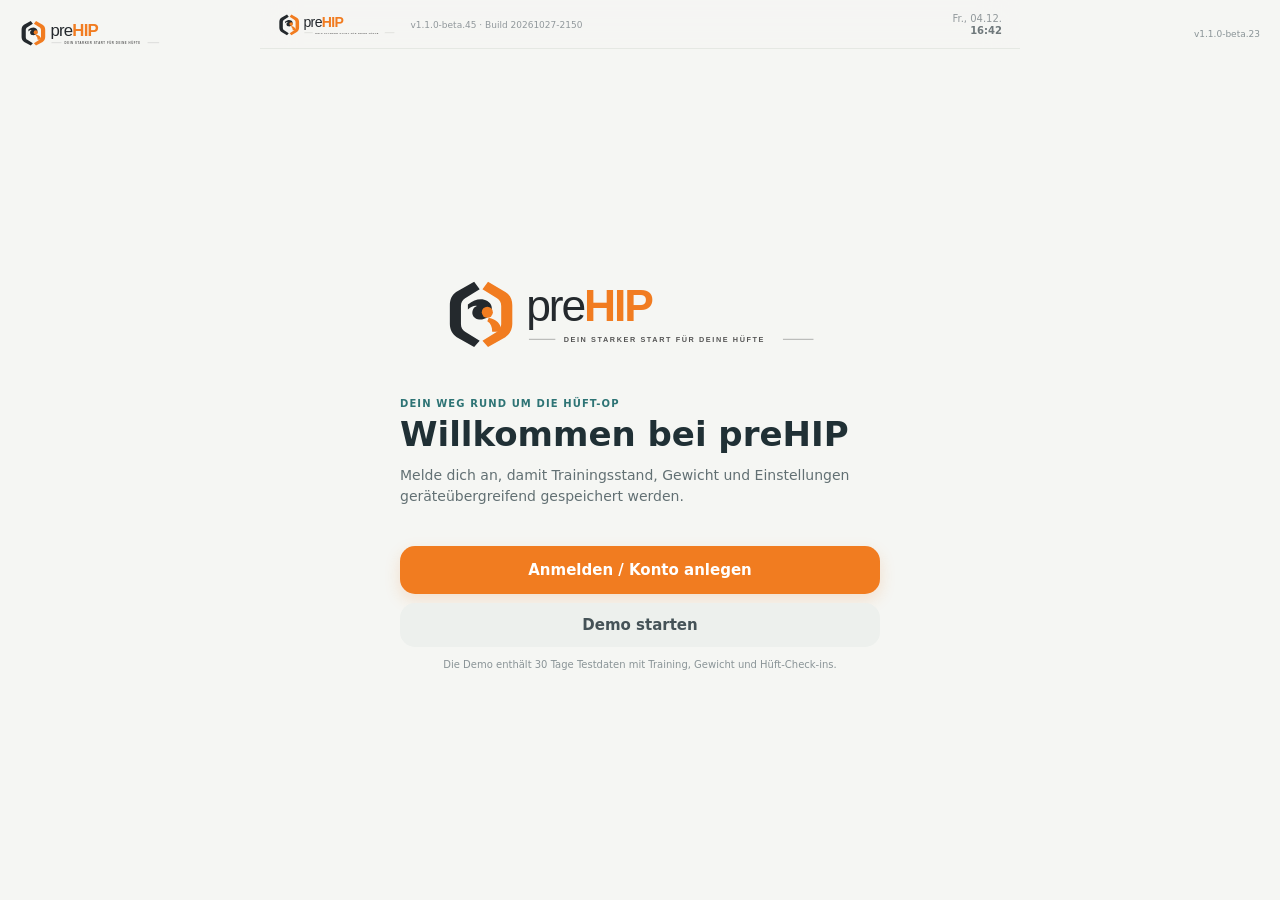
<file: index.html>
<!doctype html>
<html lang="de">
<head>
  <meta charset="utf-8">
  <meta name="viewport" content="width=device-width,initial-scale=1,viewport-fit=cover">
  <meta name="theme-color" content="#2E7475">
  <meta name="apple-mobile-web-app-capable" content="yes">
  <meta name="apple-mobile-web-app-status-bar-style" content="default">
  <meta name="apple-mobile-web-app-title" content="preHIP">
  <link rel="manifest" href="manifest.json">
  <link rel="icon" href="assets/prehip-icon.svg" type="image/svg+xml">
  <link rel="apple-touch-icon" href="assets/prehip-icon.svg">
  <link rel="stylesheet" href="v1-style.css?build=20260814-2355">
  <link rel="stylesheet" href="v1-enhancements.css?build=20260814-2355">
  <link rel="stylesheet" href="v1-login-brand.css?build=20260814-2355">
  <link rel="stylesheet" href="v1-dashboard.css?build=20260814-2355">
  <link rel="stylesheet" href="v1-account.css?build=20260814-2355">
  <link rel="stylesheet" href="v1-milestones.css?build=20260814-2355">
  <link rel="stylesheet" href="v1-workout-mobile-fix.css?build=20260814-2355">
  <link rel="stylesheet" href="v1-training-upgrades.css?build=20260814-2355">
  <link rel="stylesheet" href="v1-video-preview.css?build=20260814-2355">
  <link rel="stylesheet" href="v1-surgery-form.css?build=20260814-2355">
  <link rel="stylesheet" href="v1-ui-refine.css?build=20260814-2355">
  <link rel="stylesheet" href="v1-modal-safe.css?build=20260814-2355">
  <link rel="stylesheet" href="v1-onboarding-safe.css?build=20260814-2355">
  <link rel="stylesheet" href="v1-op-companion.css?build=20260814-2355">
  <link rel="stylesheet" href="v1-goal-ui.css?build=20260814-2355">
  <link rel="stylesheet" href="v1-training-start.css?build=20260814-2355">
  <link rel="stylesheet" href="v1-plan-builder.css?build=20260814-2355">
  <link rel="stylesheet" href="v1-health-shortcuts.css?build=20260814-2355">
  <title>preHIP</title>
</head>
<body>
  <div id="app">
    <header class="topbar">
      <div class="brand"><img class="brand-logo" src="assets/prehip-logo.svg?build=20260814-2355" alt="preHIP"><span class="version">v1.1.0-beta.45 · Build 20261027-2150</span></div>
      <div class="now"><span id="todayDate"></span><span id="todayTime"></span></div>
    </header>
    <main id="content"></main>
    <nav class="tabbar" aria-label="Hauptnavigation">
      <button data-page="home" onclick="showPage('home')">⌂<span>Heute</span></button>
      <button data-page="training" onclick="showPage('training')">✓<span>Training</span></button>
      <button data-page="progress" onclick="showPage('progress')">↗<span>Fortschritt</span></button>
      <button data-page="calendar" onclick="showPage('calendar')">▦<span>Kalender</span></button>
      <button data-page="profile" onclick="showPage('profile')">○<span>Profil</span></button>
    </nav>
  </div>
  <div id="modal" class="modal hidden"></div>
  <script src="supabase-config.js?build=20260814-2355"></script>
  <script src="v1-app.js?build=20260814-2355"></script>
  <script src="v1-name-onboarding.js?build=20260814-2355"></script>
  <script src="v1-onboarding-defaults.js?build=20260814-2355"></script>
  <script src="v1-greeting-weight.js?build=20260814-2355"></script>
  <script src="supabase-rest-sync.js?build=20260814-2355"></script>
  <script src="v1-auth-ux.js?build=20260814-2355"></script>
  <script src="v1-activities.js?build=20260816-0816"></script>
  <script src="v1-goal-plan.js?build=20260814-2355"></script>
  <script src="v1-dashboard.js?build=20260814-2355"></script>
  <script src="v1-account.js?build=20260814-2355"></script>
  <script src="v1-demo-data.js?build=20260814-2355"></script>
  <script src="v1-milestones.js?build=20260814-2355"></script>
  <script src="v1-workout-mobile-fix.js?build=20260814-2355"></script>
  <script src="v1-training-upgrades.js?build=20260814-2355"></script>
  <script src="v1-video-preview.js?build=20260814-2355"></script>
  <script src="v1-ui-refine.js?build=20260814-2355"></script>
  <script src="v1-modal-safe.js?build=20260814-2355"></script>
  <script src="v1-profile-cleanup.js?build=20260814-2355"></script>
  <script src="v1-op-companion.js?build=20260814-2355"></script>
  <script src="v1-goal-ui.js?build=20260814-2355"></script>
  <script src="v1-training-start.js?build=20260814-2355"></script>
  <script src="v1-plan-builder.js?build=20260814-2355"></script>
  <script src="v1-equipment-options.js?build=20260814-2355"></script>
  <script src="v1-login-gate.js?build=20260814-2355"></script>
  <script src="v1-plan-handoff-final.js?build=20260814-2355"></script>
  <script src="v1-health-shortcuts.js?build=20260814-2355"></script>
  <script src="v1-today-activities.js?build=20260816-0823"></script>
  <script src="v1-anatomy-previews.js?build=20260816-0855"></script>
  <script src="v1-version.js?build=20261027-2150b45"></script>
  <script src="v1-home-rehab.js?build=20261027-2150b45"></script>
</body>
</html>
</file>
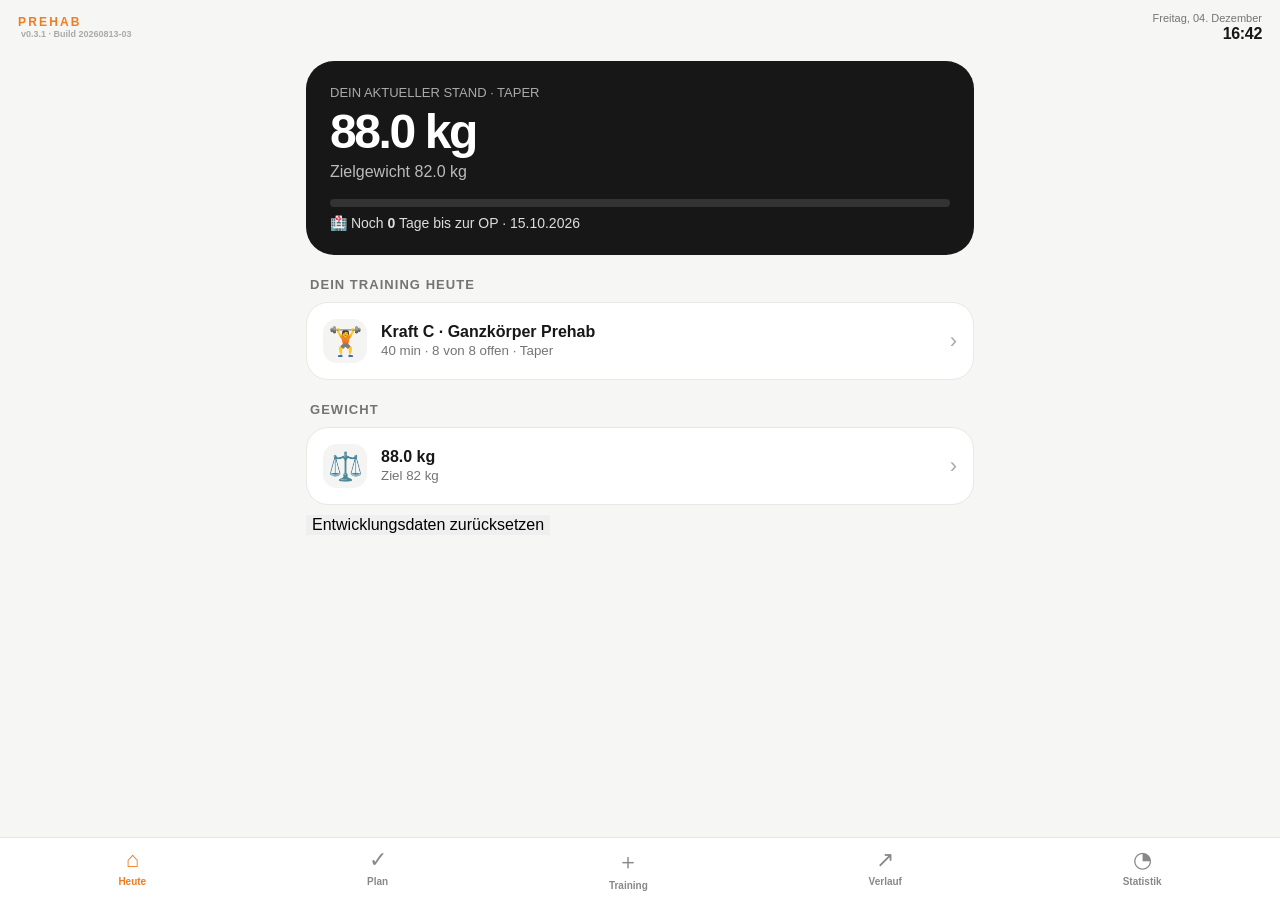
<file: v031.html>
<!doctype html>
<html lang="de"><head><meta charset="utf-8"><meta name="viewport" content="width=device-width,initial-scale=1,viewport-fit=cover"><meta name="theme-color" content="#F17C20"><meta name="apple-mobile-web-app-capable" content="yes"><link rel="manifest" href="manifest.json"><link rel="stylesheet" href="style.css?build=20260813-03"><title>Prehab v0.3.1</title></head><body><div id="app"><header class="topbar"><div class="brand"><span class="eyebrow">PREHAB</span><span class="version">v0.3.1 · Build 20260813-03</span></div><div class="now"><span id="todayDate"></span><span id="todayTime"></span></div></header><main id="content"></main><nav class="tabbar"><button data-page="home" onclick="showPage('home')">⌂<span>Heute</span></button><button data-page="plan" onclick="showPage('plan')">✓<span>Plan</span></button><button data-page="training" onclick="showPage('training')">＋<span>Training</span></button><button data-page="history" onclick="showPage('history')">↗<span>Verlauf</span></button><button data-page="stats" onclick="showPage('stats')">◔<span>Statistik</span></button></nav></div><div id="modal" class="modal hidden"></div><script src="app-20260813-03.js"></script></body></html>
</file>
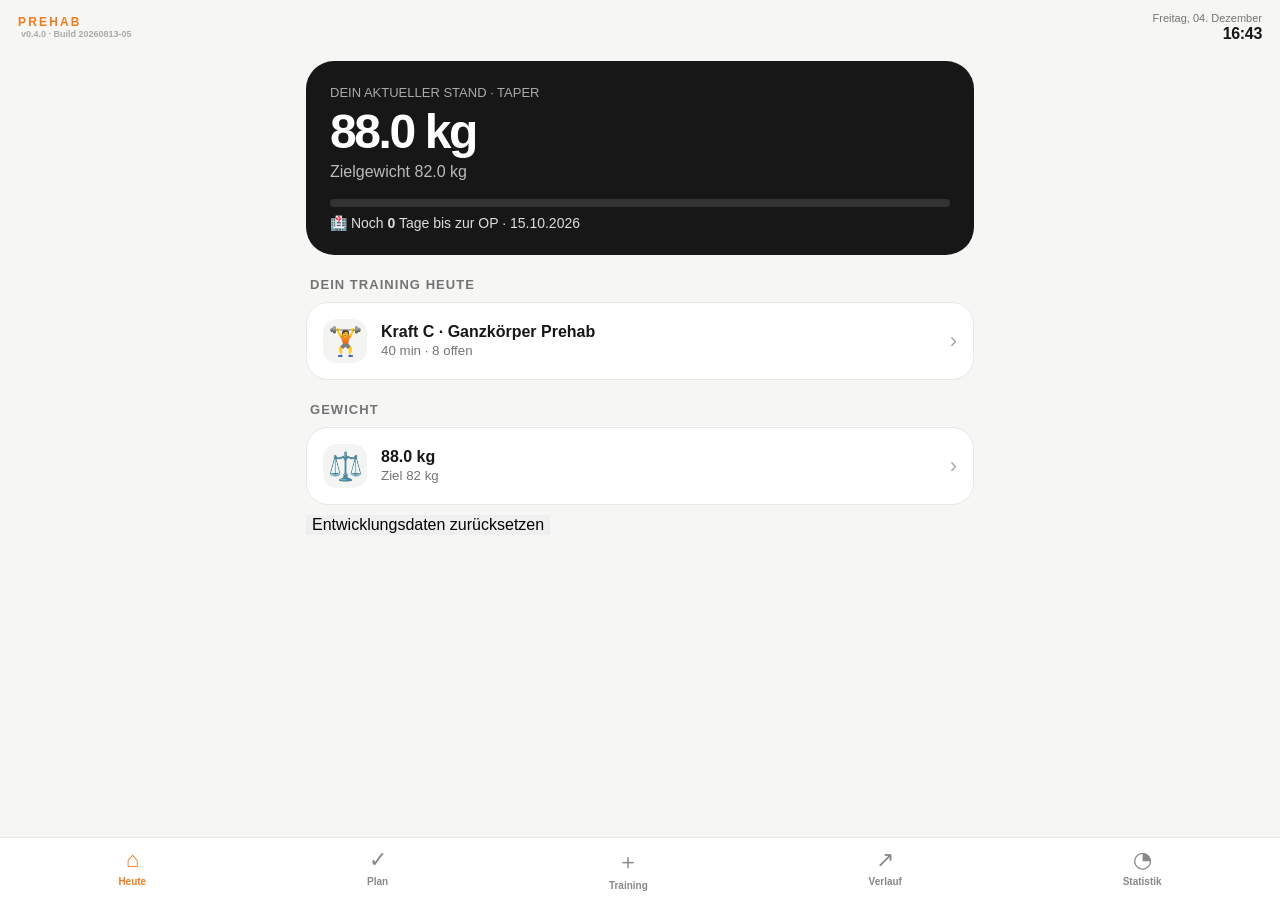
<file: v032.html>
<!doctype html><html lang="de"><head><meta charset="utf-8"><meta name="viewport" content="width=device-width,initial-scale=1,viewport-fit=cover"><link rel="stylesheet" href="style.css?build=20260813-04"><title>Prehab v0.3.2</title></head><body><div id="app"><header class="topbar"><div class="brand"><span class="eyebrow">PREHAB</span><span class="version">v0.3.2 · Build 20260813-04</span></div><div class="now"><span id="todayDate"></span><span id="todayTime"></span></div></header><main id="content"></main><nav class="tabbar"><button data-page="home" onclick="showPage('home')">⌂<span>Heute</span></button><button data-page="plan" onclick="showPage('plan')">✓<span>Plan</span></button><button data-page="training" onclick="showPage('training')">＋<span>Training</span></button><button data-page="history" onclick="showPage('history')">↗<span>Verlauf</span></button><button data-page="stats" onclick="showPage('stats')">◔<span>Statistik</span></button></nav></div><div id="modal" class="modal hidden"></div><script src="app-20260813-04.js"></script></body></html>
</file>
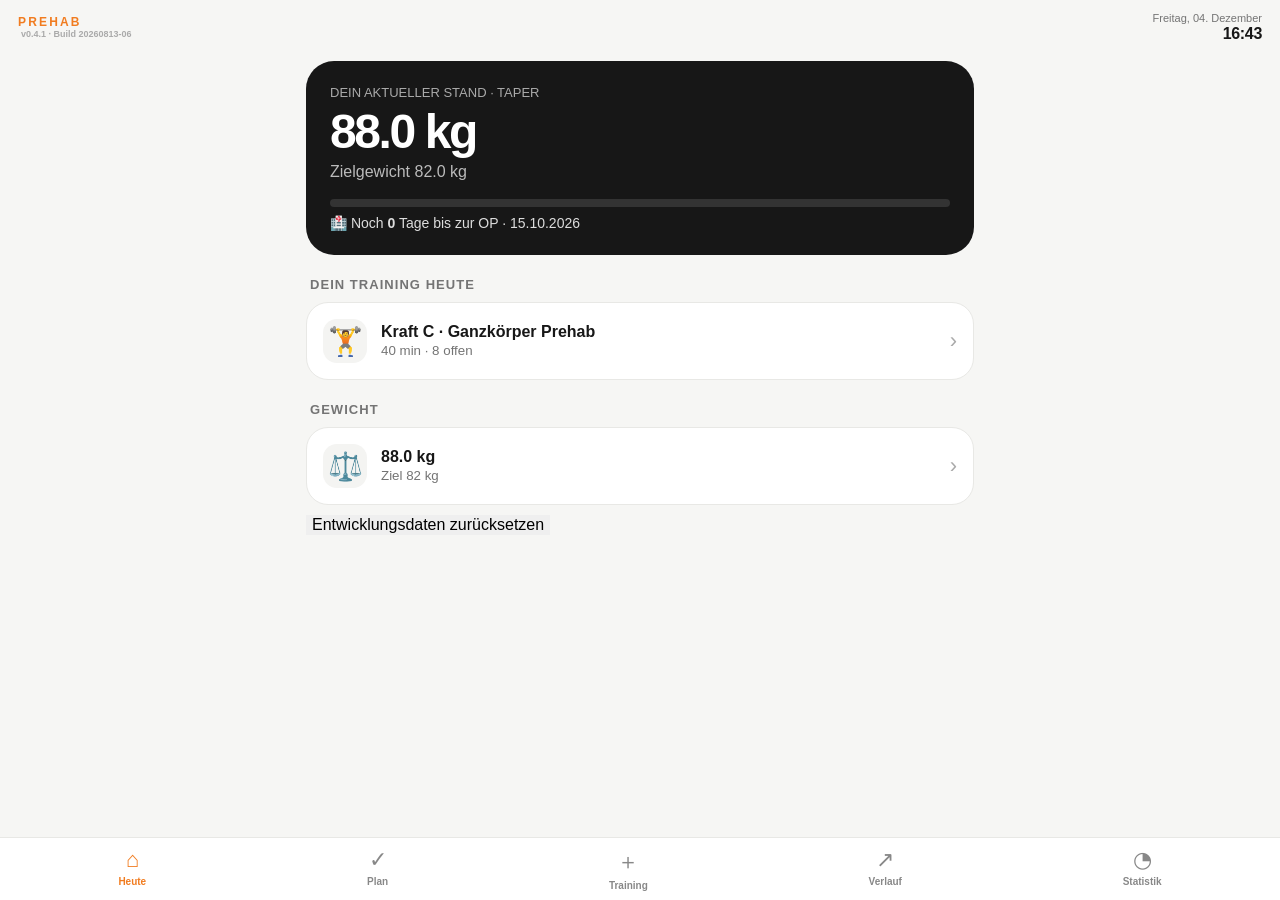
<file: v041.html>
<!doctype html><html lang="de"><head><meta charset="utf-8"><meta name="viewport" content="width=device-width,initial-scale=1,viewport-fit=cover"><link rel="stylesheet" href="style.css?build=20260813-06"><title>Prehab v0.4.1</title></head><body><div id="app"><header class="topbar"><div class="brand"><span class="eyebrow">PREHAB</span><span class="version">v0.4.1 · Build 20260813-06</span></div><div class="now"><span id="todayDate"></span><span id="todayTime"></span></div></header><main id="content"></main><nav class="tabbar"><button data-page="home" onclick="showPage('home')">⌂<span>Heute</span></button><button data-page="plan" onclick="showPage('plan')">✓<span>Plan</span></button><button data-page="training" onclick="showPage('training')">＋<span>Training</span></button><button data-page="history" onclick="showPage('history')">↗<span>Verlauf</span></button><button data-page="stats" onclick="showPage('stats')">◔<span>Statistik</span></button></nav></div><div id="modal" class="modal hidden"></div><script src="app-20260813-06.js"></script></body></html>
</file>
<file: v1-style.css>
:root{--bg:#f5f6f3;--card:#fff;--text:#203035;--muted:#758086;--line:#e7e9e5;--accent:#f17c20;--accent-soft:#fff2e8;--teal:#2e7475;--teal-soft:#eaf4f3;--shadow:0 10px 30px rgba(31,49,54,.07);--radius:24px;--safe-bottom:max(16px,env(safe-area-inset-bottom));font-family:-apple-system,BlinkMacSystemFont,"SF Pro Display","SF Pro Text",Inter,system-ui,sans-serif;color:var(--text);background:var(--bg)}
*{box-sizing:border-box;-webkit-tap-highlight-color:transparent}html,body{margin:0;min-height:100%;background:var(--bg);color:var(--text)}body{font-size:15px}button,input,select{font:inherit}button{border:0;color:inherit;cursor:pointer}button:active{transform:scale(.985)}
#app{min-height:100vh;max-width:760px;margin:0 auto;background:var(--bg)}
.topbar{position:sticky;top:0;z-index:30;display:flex;justify-content:space-between;align-items:center;gap:12px;padding:max(12px,env(safe-area-inset-top)) 18px 10px;background:rgba(245,246,243,.9);backdrop-filter:blur(18px);-webkit-backdrop-filter:blur(18px);border-bottom:1px solid rgba(226,229,224,.85)}.brand{display:flex;align-items:center;gap:9px;min-width:0}.brand-logo{height:26px;width:auto}.version{font-size:9px;color:#90989b;white-space:nowrap}.now{display:flex;flex-direction:column;text-align:right;font-size:10px;color:#92999c;line-height:1.25}.now span:last-child{font-weight:700;color:#6f787b}
#content{min-height:calc(100vh - 130px)}.page{padding:18px 16px calc(100px + var(--safe-bottom))}.home-page{padding-top:12px}.eyebrow,.card-kicker{display:block;font-size:10px;line-height:1.2;font-weight:850;letter-spacing:.11em;color:var(--teal)}h1,h2,h3,p{margin-top:0}.screen-head{margin:7px 2px 18px}.screen-head h1,.home-head h1{font-size:29px;line-height:1.08;letter-spacing:-.035em;margin:7px 0}.screen-head p,.home-head p{color:var(--muted);font-size:13px;line-height:1.45;margin:0}.home-head{background:linear-gradient(145deg,#fff 15%,#eef7f5);border:1px solid #e4ece8;border-radius:28px;padding:19px 17px 15px;box-shadow:var(--shadow)}
.journey{position:relative;margin-top:20px;display:grid;grid-template-columns:repeat(5,1fr);gap:2px}.journey-line{position:absolute;left:8%;right:8%;top:7px;height:2px;background:#d8dfdc}.journey-step{position:relative;z-index:1;text-align:center}.journey-step i{display:block;width:13px;height:13px;margin:1px auto 8px;border-radius:50%;background:#d9dfdc;border:3px solid #f4f8f6}.journey-step span{display:block;font-size:8px;color:#929a9c;white-space:nowrap}.journey-step.done i{background:var(--teal)}.journey-step.current i{width:17px;height:17px;margin-top:-1px;margin-bottom:6px;box-shadow:0 0 0 5px rgba(46,116,117,.10)}.journey-step.current span{color:var(--teal);font-weight:800}
.today-card,.feeling-card,.chart-card,.calendar-card,.profile-hero,.profile-section,.info-card,.empty-card{background:var(--card);border:1px solid var(--line);border-radius:var(--radius);box-shadow:0 3px 14px rgba(31,49,54,.035)}.today-card{margin-top:13px;padding:17px}.today-card-head{display:flex;gap:12px;align-items:flex-start}.activity-icon{display:grid;place-items:center;flex:none;width:48px;height:48px;border-radius:16px;background:var(--accent-soft);font-size:24px}.today-card h2{font-size:19px;line-height:1.16;margin:4px 0}.today-card p{font-size:12px;color:var(--muted);margin:0}.primary,.secondary{border-radius:15px;padding:13px 16px;font-weight:800}.primary{background:var(--accent);color:#fff;box-shadow:0 6px 16px rgba(241,124,32,.18)}.secondary{background:#edf0ed;color:#455257}.primary.big{display:block;width:100%;margin-top:16px;padding:15px 17px}.secondary.full,.primary.full{display:block;width:100%;margin-top:13px}.secondary.ghost{background:transparent;color:#7b8588}.rest-message{margin-top:15px;padding:13px 14px;border-radius:16px;background:#f7f8f5;color:#697276;font-size:12px;line-height:1.45}.rest-message.large{font-size:14px;padding:18px}
.section-head{display:flex;justify-content:space-between;align-items:center;margin:22px 2px 9px}.section-head h3{font-size:15px;margin:0}.section-head>span{font-size:11px;color:#9aa1a3}.text-btn{background:none;padding:4px;color:var(--teal);font-size:11px;font-weight:800}.text-btn.danger{color:#b34b3e}.quick-grid{display:grid;grid-template-columns:repeat(3,1fr);gap:8px}.quick-grid button{background:#fff;border:1px solid var(--line);border-radius:18px;padding:14px 6px;display:flex;flex-direction:column;align-items:center;gap:6px;font-size:21px}.quick-grid span{font-size:10px;font-weight:750;color:#5f6c70}.feeling-card{margin-top:12px;padding:16px}.feeling-card h3{font-size:16px;margin:4px 0 12px}.moods{display:grid;grid-template-columns:repeat(3,1fr);gap:8px}.moods button{background:#f7f8f6;border:1px solid transparent;border-radius:15px;padding:10px 4px;font-size:21px}.moods button span{display:block;margin-top:4px;font-size:10px;color:#697579;font-weight:700}.moods button.selected{background:var(--teal-soft);border-color:#b9d5d2}.moods.finish{margin:12px 0 18px}
.week-strip{display:grid;grid-template-columns:repeat(7,1fr);gap:5px}.week-strip button{background:#fff;border:1px solid var(--line);border-radius:15px;padding:9px 2px 8px;min-width:0}.week-strip span{display:block;font-size:8px;color:#8e9799}.week-strip b{display:block;font-size:13px;margin:2px 0}.week-strip i{font-size:10px;color:#c1c6c5;font-style:normal}.week-strip .today{border-color:#90c0bb;background:var(--teal-soft)}.week-strip .complete i{color:var(--teal);font-weight:900}.week-nav{display:flex;align-items:center;justify-content:space-between;background:#fff;border:1px solid var(--line);border-radius:17px;padding:7px 9px;margin-bottom:10px}.week-nav button{width:38px;height:36px;border-radius:12px;background:#f2f4f1;font-size:22px}.week-nav strong{font-size:12px}.plan-list{display:grid;gap:9px}.plan-day{background:#fff;border:1px solid var(--line);border-radius:21px;overflow:hidden}.plan-day.today{border-color:#9cc9c4;box-shadow:0 5px 18px rgba(46,116,117,.07)}.plan-day summary{display:grid;grid-template-columns:44px minmax(0,1fr) 24px;gap:11px;align-items:center;list-style:none;padding:12px}.plan-day summary::-webkit-details-marker{display:none}.day-badge{width:44px;height:46px;border-radius:14px;background:#f1f3f0;display:grid;place-items:center;align-content:center}.day-badge span{font-size:8px;text-transform:uppercase;color:#879094}.day-badge b{font-size:16px;line-height:1.1}.plan-day.today .day-badge{background:var(--teal);color:#fff}.plan-day.today .day-badge span{color:#d7eeee}.plan-summary strong{display:block;font-size:14px}.plan-summary small{display:block;color:#80898c;font-size:10px;margin-top:3px}.summary-chevron{font-size:17px;color:#9aa1a3}.plan-day[open] .summary-chevron{transform:rotate(180deg)}.plan-body{padding:0 11px 11px}.info-card{padding:15px;margin-top:12px}.info-card strong{font-size:13px}.info-card p{margin:5px 0 0;color:var(--muted);font-size:11px;line-height:1.5}
.exercise-row{display:grid;grid-template-columns:68px minmax(0,1fr) auto;gap:10px;align-items:center;padding:10px 1px;border-top:1px solid #eef0ed}.exercise-row:first-child{border-top:0}.exercise-media{position:relative;width:68px;height:60px;background:#f3f5f2;border-radius:13px;overflow:hidden;display:grid;place-items:center}.exercise-media img,.exercise-media svg{width:100%;height:100%;object-fit:contain}.play-dot{position:absolute;right:4px;bottom:4px;display:grid;place-items:center;width:21px;height:21px;border-radius:50%;background:rgba(241,124,32,.93);color:#fff;font-size:8px}.exercise-copy{min-width:0}.exercise-top{display:flex;justify-content:space-between;gap:7px}.exercise-copy strong{font-size:12px;line-height:1.25}.dose{white-space:nowrap;font-size:9px;font-weight:900;color:var(--accent)}.focus-line{font-size:9px;color:#7a8588;margin-top:3px}.exercise-copy p{font-size:10px;line-height:1.4;color:#7b8589;margin:5px 0 0}.done-label{display:inline-block;margin-top:5px;font-size:9px;font-weight:800;color:var(--teal)}.exercise-row.is-done{opacity:.62}.icon-btn{width:30px;height:30px;border-radius:10px;background:#f0f2ef}.detail-list{max-height:57vh;overflow:auto;margin:10px 0}.detail-head{padding-right:30px;position:relative}.detail-head h2{font-size:23px;margin:6px 0}.detail-head p{font-size:12px;color:var(--muted)}.sheet-close{position:absolute;right:-1px;top:-5px;width:36px;height:36px;border-radius:50%;background:#f0f2ef;font-size:21px}
.metric-grid{display:grid;grid-template-columns:repeat(3,1fr);gap:8px}.metric{background:#fff;border:1px solid var(--line);border-radius:20px;padding:15px 10px}.metric b{display:block;font-size:23px;line-height:1;color:var(--teal)}.metric span{display:block;font-size:9px;line-height:1.3;color:#7c878a;margin-top:6px}.progress-week{background:#fff;border:1px solid var(--line);border-radius:20px;padding:12px 7px;display:grid;grid-template-columns:repeat(7,1fr);gap:5px}.progress-week div{text-align:center}.progress-week span{font-size:8px;color:#8d9699}.progress-week i{display:grid;place-items:center;width:29px;height:29px;margin:5px auto 0;border-radius:50%;background:#f2f4f1;font-style:normal;font-size:12px;color:#a2aaac}.progress-week i.complete{background:var(--teal);color:#fff}.progress-week i.rest{background:#f3f0ec;color:#b09b8e}.chart-card{padding:15px}.chart-head{display:flex;justify-content:space-between}.chart-head div:last-child{text-align:right}.chart-head strong{display:block;font-size:16px}.chart-head span{font-size:9px;color:#90999c}.chart-card svg{display:block;width:100%;height:auto;margin-top:7px}.weight-bar{height:5px;background:#ecefeb;border-radius:99px;overflow:hidden}.weight-bar i{display:block;height:100%;background:var(--accent);border-radius:99px}.milestones{display:grid;grid-template-columns:1fr 1fr;gap:8px}.milestone{display:flex;gap:9px;align-items:center;background:#fff;border:1px solid var(--line);border-radius:17px;padding:12px;opacity:.55}.milestone.done{opacity:1;background:#fffaf4;border-color:#f4ddca}.milestone div{font-size:17px}.milestone span{font-size:10px;font-weight:750;line-height:1.25}.history-list{display:grid;gap:7px}.history-row{display:grid;grid-template-columns:40px minmax(0,1fr) 32px;align-items:center;gap:9px;background:#fff;border:1px solid var(--line);border-radius:17px;padding:9px}.history-icon{display:grid;place-items:center;width:40px;height:40px;border-radius:12px;background:#f1f3f0}.history-row strong{display:block;font-size:11px}.history-row small{display:block;font-size:9px;color:#8a9497;margin-top:3px}.history-row button{width:30px;height:30px;border-radius:10px;background:#f1f3f0}
.calendar-card{padding:13px}.calendar-head{display:flex;align-items:center;justify-content:space-between;margin-bottom:12px}.calendar-head button{width:36px;height:34px;border-radius:11px;background:#f1f3f0;font-size:20px}.calendar-head strong{font-size:14px;text-transform:capitalize}.calendar-weekdays,.calendar-grid{display:grid;grid-template-columns:repeat(7,1fr);gap:4px}.calendar-weekdays span{text-align:center;font-size:8px;color:#9aa2a4;padding-bottom:5px}.cal-cell{aspect-ratio:1/1;background:#f9faf8;border-radius:11px;display:flex;flex-direction:column;align-items:center;justify-content:center;gap:3px;border:1px solid transparent}.cal-cell b{font-size:11px}.cal-cell.today{background:var(--teal-soft);border-color:#b7d4d1}.cal-cell.op{background:var(--accent-soft);border-color:#f4c9aa}.cal-dots{display:flex;gap:2px;min-height:4px}.cal-dots i,.legend i{display:inline-block;width:4px;height:4px;border-radius:50%;background:#9db4b2}.cal-dots .plan.done{background:var(--teal)}.cal-dots .activity,.legend .activity{background:#6a84b2}.cal-dots .opdot,.legend .opdot{background:var(--accent)}.legend{display:flex;justify-content:center;gap:14px;margin-top:8px;font-size:8px;color:#889194}.legend span{display:flex;align-items:center;gap:4px}.legend i{width:6px;height:6px}.appointment-list{display:grid;gap:8px}.appointment{display:grid;grid-template-columns:38px minmax(0,1fr) auto;gap:9px;align-items:center;background:#fff;border:1px solid var(--line);border-radius:17px;padding:10px 12px}.appointment.op{border-color:#f3d4bd;background:#fffaf6}.appointment>span{font-size:20px}.appointment strong{display:block;font-size:11px}.appointment small{display:block;color:#8c9698;font-size:9px;margin-top:3px}.appointment button{width:28px;height:28px;border-radius:9px;background:#f1f3f0}.mini-row{display:grid;grid-template-columns:35px 1fr;gap:8px;align-items:center;padding:10px 0;border-top:1px solid #eef0ed}.mini-row>span{font-size:20px}.mini-row strong{font-size:11px}.mini-row small{display:block;color:#8a9497;font-size:9px}.op-banner{padding:13px;border-radius:15px;background:var(--accent-soft);color:#9b5520;font-size:11px;font-weight:750;margin-bottom:12px}
.profile-hero{display:flex;justify-content:space-between;gap:12px;align-items:center;padding:17px}.profile-hero h2{font-size:21px;margin:5px 0}.profile-hero p{font-size:10px;color:var(--muted);margin:0}.small-btn{padding:8px 10px;border-radius:11px;background:#f1f3f0;font-size:10px;font-weight:800}.profile-section{overflow:hidden;margin-top:10px}.profile-row{display:grid;grid-template-columns:minmax(0,1fr) 20px;gap:8px;padding:13px 14px;border-top:1px solid #eef0ed}.profile-row:first-child{border-top:0}.profile-row span{display:block;font-size:9px;color:#8d9699}.profile-row strong{display:block;font-size:11px;margin-top:3px}.profile-row>b{align-self:center;text-align:right;color:#9da5a7;font-size:18px}.dev-box{text-align:center;padding:22px 4px}.dev-box span{display:block;font-size:9px;color:#a0a6a8}.dev-box button{background:none;color:#b25b4e;font-size:9px;margin-top:8px}
.tabbar{position:fixed;z-index:40;left:50%;bottom:0;transform:translateX(-50%);width:min(760px,100%);display:grid;grid-template-columns:repeat(5,1fr);padding:8px 8px var(--safe-bottom);background:rgba(250,251,249,.94);border-top:1px solid #dde2de;backdrop-filter:blur(20px);-webkit-backdrop-filter:blur(20px)}.tabbar button{background:transparent;padding:5px 2px;display:flex;flex-direction:column;align-items:center;gap:3px;font-size:20px;color:#8a9396}.tabbar button span{font-size:8px;font-weight:700}.tabbar button.active{color:var(--teal)}
.modal{position:fixed;z-index:100;inset:0;background:rgba(22,35,39,.48);display:flex;align-items:flex-end;justify-content:center;padding:12px}.modal.hidden{display:none}.sheet{width:min(720px,100%);max-height:90vh;overflow:auto;background:#fff;border-radius:27px;padding:20px;box-shadow:0 24px 70px rgba(0,0,0,.18)}.sheet.large{padding:19px}.sheet>h2{font-size:22px;margin-bottom:15px}.cancel{display:block;width:100%;background:none;color:#8a9396;padding:13px;margin-top:5px}.field{margin-bottom:12px}.field label{display:block;font-size:10px;font-weight:750;color:#788386;margin:0 0 6px}.field input,.field select{width:100%;border:1px solid #dfe4df;background:#f9faf8;border-radius:14px;padding:13px;color:var(--text);outline:none}.choice-list{display:grid;gap:8px}.choice{padding:14px;border-radius:15px;background:#f2f4f1;border:1px solid transparent;text-align:left;font-weight:800}.choice.selected{background:var(--teal-soft);border-color:#add0cc;color:var(--teal)}.chip-select{display:flex;flex-wrap:wrap;gap:8px}.chip-select button{padding:10px 12px;border-radius:99px;background:#f2f4f1;border:1px solid transparent;font-size:11px;font-weight:750}.chip-select button.selected{background:var(--teal);color:#fff}.day-select{display:grid;grid-template-columns:repeat(7,1fr);gap:6px}.day-select button{aspect-ratio:1/1;border-radius:13px;background:#f2f4f1;font-size:10px;font-weight:800}.day-select button.selected{background:var(--teal);color:#fff}.hint{font-size:10px;line-height:1.45;color:#7e898b;margin:12px 2px}.finish-screen{text-align:center;padding:10px 3px}.finish-icon{width:66px;height:66px;border-radius:50%;display:grid;place-items:center;margin:4px auto 16px;background:var(--teal);color:#fff;font-size:31px}.finish-screen h2{font-size:24px;margin:6px 0}.finish-screen p{font-size:12px;color:var(--muted)}
.workout-open .topbar,.workout-open .tabbar{display:none}.workout-page{min-height:100vh;background:#fbfcfa;padding:calc(12px + env(safe-area-inset-top)) 16px calc(20px + env(safe-area-inset-bottom))}.workout-top{display:grid;grid-template-columns:40px 1fr 40px;gap:10px;align-items:center}.workout-top>button{width:40px;height:40px;border-radius:13px;background:#eef1ed;font-size:22px}.workout-top>div>span{display:block;text-align:center;font-size:9px;color:#7b8588}.workout-progress{height:4px;margin-top:5px;background:#e6eae6;border-radius:99px;overflow:hidden}.workout-progress i{display:block;height:100%;background:var(--teal)}.workout-main{max-width:520px;margin:28px auto 0}.workout-main h1{font-size:31px;letter-spacing:-.035em;margin:6px 0 18px}.workout-media{position:relative;height:245px;background:#eef2ef;border-radius:27px;overflow:hidden;display:grid;place-items:center}.workout-media img,.workout-media svg{width:100%;height:100%;object-fit:contain}.workout-media>span{position:absolute;right:12px;bottom:12px;background:rgba(32,48,53,.78);color:#fff;border-radius:99px;padding:7px 10px;font-size:9px;font-weight:800}.workout-dose{font-size:23px;font-weight:900;color:var(--accent);margin-top:18px}.focus-pill{display:inline-block;margin-top:7px;background:var(--teal-soft);color:var(--teal);border-radius:99px;padding:7px 10px;font-size:9px;font-weight:800}.workout-desc{font-size:13px;line-height:1.55;color:#647174;margin:14px 0}.set-card{background:#fff;border:1px solid var(--line);border-radius:22px;padding:15px;display:flex;align-items:center;justify-content:space-between;gap:10px}.set-card span{display:block;font-size:9px;color:#8b9598}.set-card strong{display:block;font-size:21px;margin-top:3px}.set-card .primary{padding:12px 14px}.workout-actions{display:grid;grid-template-columns:1fr 1fr;gap:8px;margin-top:10px}.workout-actions button{padding:12px;border-radius:14px;background:#eef1ed;font-size:10px;font-weight:800;color:#667275}
.onboarding-open .topbar{display:none}.onboarding{min-height:100vh;background:linear-gradient(180deg,#fbfcfa,#f1f6f4);padding:calc(20px + env(safe-area-inset-top)) 18px calc(18px + env(safe-area-inset-bottom));display:flex;flex-direction:column}.onboard-brand{display:flex;justify-content:space-between;align-items:center}.onboard-brand img{height:31px}.onboard-brand span{font-size:9px;color:#9ba3a5}.onboard-progress{height:5px;background:#e4e9e5;border-radius:99px;margin:24px 0 38px;overflow:hidden}.onboard-progress i{display:block;height:100%;background:var(--teal);border-radius:99px}.onboard-body{max-width:540px;width:100%;margin:0 auto;flex:1}.onboard-body h1{font-size:34px;letter-spacing:-.04em;line-height:1.05;margin:8px 0 12px}.onboard-body>p{font-size:13px;line-height:1.55;color:#718083;margin-bottom:24px}.onboard-date{display:flex;align-items:center;gap:12px;background:#fff;border:1px solid var(--line);border-radius:22px;padding:14px}.onboard-date span{font-size:30px}.onboard-date input{flex:1;border:0;background:transparent;font-size:17px;font-weight:800;color:var(--text)}.chip-select.onboard{gap:10px}.chip-select.onboard button{font-size:13px;padding:13px 15px}.onboard-footer{display:grid;grid-template-columns:1fr 1fr;gap:9px;max-width:540px;width:100%;margin:30px auto 0}.onboard-footer .primary,.onboard-footer .secondary{padding:15px}
.video-pop{position:fixed;z-index:200;inset:0;background:rgba(0,0,0,.68);display:flex;align-items:center;justify-content:center;padding:15px}.video-sheet{width:min(720px,100%);background:#fff;border-radius:22px;padding:13px}.video-head{display:flex;justify-content:space-between;align-items:center;margin-bottom:10px}.video-head strong{font-size:14px}.video-head button{width:34px;height:34px;border-radius:50%;background:#eff1ef;font-size:19px}.video-frame{position:relative;padding-top:56.25%;background:#000;border-radius:15px;overflow:hidden}.video-frame iframe{position:absolute;inset:0;width:100%;height:100%;border:0}.video-empty{text-align:center;padding:25px}.video-empty p{font-size:12px;color:#758083}.video-empty a{display:inline-block;background:var(--accent);color:#fff;text-decoration:none;border-radius:13px;padding:11px 14px;font-size:11px;font-weight:800}#toast{position:fixed;z-index:300;left:50%;bottom:100px;transform:translate(-50%,20px);background:#27383d;color:#fff;border-radius:99px;padding:10px 14px;font-size:10px;font-weight:750;opacity:0;transition:.2s}#toast.show{opacity:1;transform:translate(-50%,0)}
@media(min-width:680px){.page{padding-left:24px;padding-right:24px}.exercise-media{width:78px;height:68px}.exercise-row{grid-template-columns:78px minmax(0,1fr) auto}.calendar-card{padding:20px}}
</file>
<file: v1-enhancements.css>
.personal-greeting{display:flex;align-items:baseline;gap:6px;margin:2px 0 8px;color:#26343a}.personal-greeting span{font-size:15px;font-weight:650}.personal-greeting strong{font-size:20px;font-weight:850}.profile-welcome{display:flex;align-items:center;justify-content:space-between;gap:12px;background:linear-gradient(135deg,#fff7ef,#fff);border:1px solid #f3dcc9;border-radius:20px;padding:16px;margin-bottom:12px}.profile-welcome span{font-size:11px;color:#7d8587}.profile-welcome h2{font-size:20px;margin:2px 0 0}.modal-meta{font-size:11px;color:#7d8587;margin:-6px 0 15px}.home-weight-wrap{margin-top:4px}.home-weight-card{background:#fff;border:1px solid #e4e8e8;border-radius:22px;padding:14px;margin-bottom:8px;box-shadow:0 7px 24px rgba(35,49,54,.04)}.home-weight-top{display:grid;grid-template-columns:1fr 1fr;gap:8px;margin-bottom:8px}.home-weight-top>div{background:#f7f8f7;border-radius:16px;padding:12px}.home-weight-top span,.home-weight-top small{display:block;color:#7e898c;font-size:10px}.home-weight-top strong{display:block;font-size:22px;margin:3px 0;color:#243237}.home-weight-card .chart-card{border:0;padding:6px 0 0;margin:0;box-shadow:none}.home-weight-card .chart-head{display:none}.login-gate{min-height:calc(100dvh - 70px);padding:24px 20px 40px;display:flex;flex-direction:column;justify-content:center;max-width:520px;margin:auto}.login-logo{position:absolute;top:max(18px,env(safe-area-inset-top));left:20px;right:20px;display:flex;align-items:center;justify-content:space-between}.login-logo img{height:31px;width:auto}.login-logo span{font-size:9px;color:#8a9497}.login-visual{width:84px;height:84px;border-radius:26px;background:#fff4e9;display:grid;place-items:center;font-size:42px;margin:12px 0 20px}.login-gate h1{font-size:34px;line-height:1.05;margin:7px 0 12px}.login-gate p{font-size:14px;line-height:1.55;color:#627073;margin:0 0 22px}.login-gate .secondary{margin-top:9px}.login-gate>small{text-align:center;color:#8a9497;margin-top:12px;font-size:10px}.onboarding-name input{font-size:20px;font-weight:750;padding:17px}.onboard-footer.single{grid-template-columns:1fr}.onboard-weight-grid{display:grid;grid-template-columns:1fr 1fr;gap:10px;margin-top:18px}.weight-input-wrap{position:relative}.weight-input-wrap input{width:100%;font-size:22px;font-weight:800;padding:16px 42px 16px 14px}.weight-input-wrap span{position:absolute;right:14px;top:50%;transform:translateY(-50%);font-size:12px;font-weight:800;color:#7d8789}.onboard-error{min-height:20px;margin-top:8px;color:#b42318;font-size:11px;line-height:1.4}.activity-grid{grid-template-columns:repeat(3,1fr)!important}.activity-grid button{min-height:74px}.activity-grid button span{font-size:10px}.activity-more{background:#f5f7f6!important}.activity-chip-row{display:flex;flex-wrap:wrap;gap:6px;padding:12px}.activity-chip-row span{background:#f2f4f3;border-radius:999px;padding:7px 9px;font-size:10px;font-weight:700}.sport-search{margin-bottom:10px}.sport-search input{width:100%;background:#f4f6f5;border:1px solid #e2e7e5;border-radius:14px;padding:13px 14px;font-size:14px}.sport-catalog{max-height:48dvh;overflow:auto;border:1px solid #e5e9e8;border-radius:16px;margin-bottom:12px}.sport-catalog>button{display:grid;grid-template-columns:34px 1fr 28px;width:100%;align-items:center;gap:9px;padding:10px 12px;text-align:left;border-bottom:1px solid #eef0ef;background:#fff}.sport-catalog>button:last-child{border-bottom:0}.sport-catalog>button>span{font-size:21px}.sport-catalog strong{display:block;font-size:13px}.sport-catalog small{display:block;font-size:9px;color:#8a9497;margin-top:2px}.sport-catalog i{font-style:normal;width:24px;height:24px;border-radius:50%;display:grid;place-items:center;background:#edf0ef;color:transparent}.sport-catalog button.selected i{background:#f17c20;color:#fff}.form-msg{min-height:32px;padding:4px 2px 10px;font-size:11px;line-height:1.4}.form-msg.success{color:#28764d}.form-msg.error{color:#b42318}.profile-row small{display:block;color:#8a9497;font-size:9px;margin-top:3px}.hint{font-size:11px;color:#788386;line-height:1.45}.sheet.large .secondary.full{margin-top:8px}@media(max-width:370px){.home-weight-top{grid-template-columns:1fr}.activity-grid{grid-template-columns:repeat(3,1fr)!important}.login-gate h1{font-size:30px}.onboard-weight-grid{grid-template-columns:1fr}}
</file>
<file: v1-login-brand.css>
body.login-open .tabbar{
  display:none !important;
  visibility:hidden !important;
  pointer-events:none !important;
}

body.login-open #content{
  padding-bottom:0 !important;
}

.login-gate .login-visual.login-brand-hero{
  width:100%;
  height:auto;
  min-height:0;
  margin:18px 0 28px;
  padding:14px 0;
  border-radius:0;
  background:transparent;
  display:flex;
  align-items:center;
  justify-content:center;
}
.login-gate .login-visual.login-brand-hero img{
  display:block;
  width:min(390px,88vw);
  max-width:100%;
  height:auto;
  object-fit:contain;
}
@media(max-width:420px){
  .login-gate .login-visual.login-brand-hero{margin:12px 0 24px;padding:10px 0}
  .login-gate .login-visual.login-brand-hero img{width:min(330px,86vw)}
}
</file>
<file: v1-dashboard.css>
.dashboard-v11{padding-bottom:120px}.dash-greeting{padding:8px 2px 16px}.dash-greeting h1{font-size:29px;line-height:1.05;margin:4px 0 6px;letter-spacing:-.035em}.dash-greeting p{margin:0;color:#6d797b;font-size:12px}.score-card{display:grid;grid-template-columns:98px 1fr;gap:14px;align-items:center;background:linear-gradient(145deg,#eaf5f3,#fff7ef);border:1px solid #dcebea;border-radius:24px;padding:17px;margin-bottom:8px}.score-ring{--score:0;width:94px;height:94px;border-radius:50%;display:grid;place-items:center;background:conic-gradient(#2e7475 calc(var(--score)*1%),#e0e8e7 0);position:relative}.score-ring:before{content:'';position:absolute;inset:8px;border-radius:50%;background:#fff}.score-ring div{position:relative;z-index:1;display:flex;align-items:baseline}.score-ring b{font-size:32px;letter-spacing:-.05em}.score-ring span{font-size:11px;color:#798486}.score-copy h2{font-size:18px;line-height:1.15;margin:3px 0 5px}.score-copy p{font-size:10.5px;line-height:1.4;color:#647174;margin:0}.score-breakdown{display:grid;grid-template-columns:repeat(4,1fr);gap:5px;margin-bottom:13px}.score-breakdown span{background:#fff;border:1px solid #e7eceb;border-radius:12px;padding:8px 4px;text-align:center;font-size:8.5px;color:#7a8587}.score-breakdown b{display:block;font-size:12px;color:#26383b;margin-top:2px}.dash-card{background:#fff;border:1px solid #e5eae9;border-radius:21px;padding:14px;margin:0 0 10px;box-shadow:0 2px 10px rgba(34,62,65,.035)}.dash-card-head{display:flex;justify-content:space-between;align-items:flex-start;gap:12px}.dash-card-head h3{font-size:16px;margin:3px 0 0}.dash-card-head>strong{font-size:17px;color:#2e7475}.hip-check.good{border-color:#cde4dc;background:#fbfefc}.hip-check.medium{border-color:#f1dfbd;background:#fffdfa}.hip-check.soft{border-color:#efd2c8;background:#fffaf8}.hip-check p,.checklist-teaser p{font-size:10.5px;line-height:1.45;color:#697678;margin:9px 0 0}.hip-values{display:grid;grid-template-columns:1fr 1fr;gap:6px;margin-top:11px}.hip-values span{font-size:9.5px;background:#f5f7f6;border-radius:10px;padding:8px;color:#667274}.hip-values b{float:right;color:#26383b}.dash-progress{height:7px;border-radius:999px;background:#e8edec;overflow:hidden;margin:11px 0 10px}.dash-progress i{display:block;height:100%;background:#2e7475;border-radius:inherit}.goal-pills{display:flex;gap:5px;flex-wrap:wrap}.goal-pills span{font-size:9px;background:#f4f7f6;padding:6px 8px;border-radius:999px}.activity-quick{grid-template-columns:repeat(3,1fr)!important}.checklist-teaser{cursor:pointer}.trend-card{padding-bottom:10px}.hip-mini-chart{width:100%;display:block;height:auto;margin-top:8px}.trend-legend{display:flex;gap:14px;font-size:9px;color:#6e797b}.trend-legend i{width:12px;height:3px;border-radius:3px;display:inline-block;margin-right:4px;vertical-align:middle}.trend-legend .pain{background:#2e7475}.trend-legend .stiff{background:#f17c20}.trend-empty{font-size:10px;color:#879092;background:#f7f8f8;padding:16px;border-radius:12px;margin-top:8px;text-align:center}.range-field{padding:12px 0;border-bottom:1px solid #edf0ef}.range-field>div{display:flex;justify-content:space-between;align-items:center;margin-bottom:7px}.range-field label{font-size:12px;font-weight:750}.range-field output{font-size:12px;color:#2e7475;font-weight:800}.range-field input[type=range]{width:100%;accent-color:#2e7475}.check-toggle{display:flex;align-items:center;gap:10px;padding:15px 0;font-size:12px}.check-toggle input{width:20px;height:20px;accent-color:#2e7475}.checklist-list{display:flex;flex-direction:column;gap:7px;margin-bottom:12px}.checklist-item{width:100%;display:grid;grid-template-columns:38px 1fr;gap:10px;text-align:left;align-items:center;background:#fff;border:1px solid #e5eae9;border-radius:15px;padding:10px}.checklist-item.done{background:#f2f8f5;border-color:#cce1d8}.check-icon{width:36px;height:36px;border-radius:11px;background:#f3f6f5;display:grid;place-items:center;font-size:17px}.checklist-item.done .check-icon{background:#2e7475;color:#fff;font-weight:900}.checklist-item strong{display:block;font-size:11.5px}.checklist-item small{display:block;color:#7a8587;font-size:9px;line-height:1.35;margin-top:2px}.safety-note{font-size:9.5px;line-height:1.45;color:#6f7a7c;background:#f6f7f7;border-radius:12px;padding:10px;margin:10px 0}.field textarea{width:100%;box-sizing:border-box;border:1px solid #dfe5e4;border-radius:12px;padding:11px;font:inherit;resize:vertical}.hip-history-full{margin-top:14px}.hip-history-rows{margin-top:10px;border-top:1px solid #edf0ef}.hip-history-rows>div{display:grid;grid-template-columns:54px 1fr;gap:2px 8px;padding:9px 0;border-bottom:1px solid #edf0ef}.hip-history-rows span{grid-row:1/3;font-size:9px;color:#818b8d;padding-top:2px}.hip-history-rows b{font-size:10.5px}.hip-history-rows small{font-size:8.8px;color:#7a8587}.cal-dots .hipdot{background:#2e7475!important}.cal-dots .weightdot{background:#6c7e9b!important}.legend .hipdot,.legend .weightdot{display:inline-block;width:6px;height:6px;border-radius:50%}.legend .hipdot{background:#2e7475}.legend .weightdot{background:#6c7e9b}@media(max-width:380px){.score-card{grid-template-columns:82px 1fr}.score-ring{width:80px;height:80px}.score-ring b{font-size:27px}.score-breakdown{grid-template-columns:1fr 1fr}.activity-quick{grid-template-columns:1fr 1fr!important}}
</file>
<file: v1-account.css>
.account-actions-wrap{margin-top:18px}.logout-row{width:100%;display:grid;grid-template-columns:1fr 18px;gap:10px;align-items:center;text-align:left;padding:14px 12px;background:#fff;border:0}.logout-row span{display:block;font-size:12px;font-weight:800;color:#26343a}.logout-row small{display:block;font-size:9.5px;line-height:1.4;color:#7d8587;margin-top:4px}.logout-row b{font-size:18px;color:#6d7a7d}.logout-row:disabled{opacity:.55}.danger-zone-wrap{margin-top:18px}.danger-zone{overflow:hidden}.danger-row{width:100%;display:grid;grid-template-columns:1fr 18px;gap:10px;align-items:center;text-align:left;padding:14px 12px;background:#fff;border:0;border-bottom:1px solid #edf0ef}.danger-row:last-child{border-bottom:0}.danger-row span{display:block;font-size:12px;font-weight:800;color:#9a3c34}.danger-row small{display:block;font-size:9.5px;line-height:1.4;color:#7d8587;margin-top:4px}.danger-row b{font-size:18px;color:#b65a50}.danger-row.account-delete{background:#fff9f8}.danger-symbol{width:52px;height:52px;border-radius:16px;background:#fff1ed;color:#a84337;display:grid;place-items:center;font-size:25px;font-weight:900;margin-bottom:14px}.danger-symbol.delete{border-radius:50%}.danger-modal h2{margin:0 0 8px}.danger-modal>p{font-size:11px;line-height:1.5;color:#697577;margin:0 0 15px}.danger-button{width:100%;border:0;border-radius:14px;padding:14px 16px;font-weight:850;background:#b8483d;color:#fff;margin-top:8px}.danger-button.account{background:#9f2f27}.danger-button:disabled{opacity:.55}.danger-msg{min-height:20px;font-size:10px;line-height:1.4;margin:6px 0}.danger-msg.error{color:#b42318}.danger-msg.success{color:#28764d}
</file>
<file: v1-milestones.css>
.next-milestone{display:grid;grid-template-columns:46px 1fr 16px;align-items:center;gap:11px;background:linear-gradient(135deg,#fff7ef,#fff);border:1px solid #f0dccb;border-radius:20px;padding:13px 12px;margin:0 0 11px;box-shadow:0 4px 16px rgba(53,48,39,.035);cursor:pointer}.next-milestone.complete{background:linear-gradient(135deg,#edf7f3,#fff);border-color:#cee3da}.milestone-symbol{width:44px;height:44px;border-radius:14px;display:grid;place-items:center;background:#fff;font-size:22px;box-shadow:0 2px 8px rgba(40,55,55,.06)}.next-copy{min-width:0}.next-copy h3,.next-milestone h3{font-size:14px;line-height:1.2;margin:3px 0 3px;color:#26383b}.next-copy p,.next-milestone p{font-size:9.5px;line-height:1.35;color:#768184;margin:0}.next-milestone>b{font-size:18px;color:#a4acad}.mini-milestone-progress{height:5px;border-radius:999px;background:#ecefed;overflow:hidden;margin-top:8px}.mini-milestone-progress i{display:block;height:100%;border-radius:inherit;background:#f17c20}.milestone-journey{display:flex;flex-direction:column;gap:11px;margin-bottom:18px}.milestone-chapter{background:#fff;border:1px solid #e4e9e8;border-radius:21px;padding:14px;box-shadow:0 2px 10px rgba(34,62,65,.035)}.milestone-chapter.complete{background:linear-gradient(145deg,#f5fbf8,#fff);border-color:#cde2d9}.chapter-head{display:grid;grid-template-columns:43px 1fr auto;gap:10px;align-items:center}.chapter-icon{width:42px;height:42px;border-radius:13px;background:#fff4e9;display:grid;place-items:center;font-size:20px;font-weight:900;color:#2e7475}.milestone-chapter.complete .chapter-icon{background:#2e7475;color:#fff}.chapter-head span{display:block;font-size:8px;font-weight:800;letter-spacing:.08em;text-transform:uppercase;color:#929a9c}.chapter-head h3{font-size:16px;margin:1px 0 2px}.chapter-head p{font-size:9px;line-height:1.3;color:#7b8587;margin:0}.chapter-head>strong{font-size:12px;color:#2e7475}.chapter-line{height:6px;border-radius:999px;background:#edf0ef;overflow:hidden;margin:12px 0 7px}.chapter-line i{height:100%;display:block;border-radius:inherit;background:#2e7475}.chapter-items{border-top:1px solid #f0f2f1}.journey-milestone{display:grid;grid-template-columns:25px 1fr auto;align-items:center;gap:8px;padding:10px 0;border-bottom:1px solid #f0f2f1}.journey-milestone:last-child{border-bottom:0}.jm-state{width:23px;height:23px;border-radius:50%;background:#f1f3f2;color:#99a2a4;display:grid;place-items:center;font-size:12px;font-weight:900}.journey-milestone.done .jm-state{background:#2e7475;color:#fff}.journey-milestone strong{display:block;font-size:11px;line-height:1.25;color:#354347}.journey-milestone small{display:block;font-size:8.8px;line-height:1.35;color:#858e90;margin-top:2px}.journey-milestone>span{font-size:9px;font-weight:800;color:#879092}.journey-milestone.optional{opacity:.8}.journey-milestone.optional strong:after{content:' · Verlauf';font-size:7.5px;font-weight:700;color:#a0a7a8}.milestones{display:none!important}@media(max-width:370px){.next-milestone{grid-template-columns:40px 1fr 12px}.milestone-symbol{width:39px;height:39px}.chapter-head{grid-template-columns:38px 1fr auto}.chapter-icon{width:37px;height:37px}.chapter-head h3{font-size:14px}}
</file>
<file: v1-workout-mobile-fix.css>
/* iPhone/Safari workout mode: keep the training screen independent from app chrome */
body.workout-open{overflow-y:auto!important;-webkit-overflow-scrolling:touch}
body.workout-open .topbar,body.workout-open .tabbar{display:none!important;visibility:hidden!important;pointer-events:none!important}
body.workout-open #app{min-height:100dvh!important;max-width:760px}
body.workout-open #content{min-height:100dvh!important;padding:0!important;overflow:visible!important}
body.workout-open .workout-page{height:auto!important;min-height:100dvh!important;overflow:visible!important;padding-bottom:calc(150px + env(safe-area-inset-bottom))!important;scroll-padding-bottom:calc(150px + env(safe-area-inset-bottom))}
body.workout-open .workout-main{padding-bottom:calc(30px + env(safe-area-inset-bottom))}
body.workout-open .workout-actions{position:sticky;bottom:calc(10px + env(safe-area-inset-bottom));z-index:20;padding:8px;margin:12px -8px 0;background:rgba(251,252,250,.94);border:1px solid #e7e9e5;border-radius:18px;box-shadow:0 8px 24px rgba(31,49,54,.12);backdrop-filter:blur(14px);-webkit-backdrop-filter:blur(14px)}
body.workout-open .workout-actions button{min-height:46px;font-size:11px}
@media(max-width:430px){body.workout-open .workout-page{padding-left:16px!important;padding-right:16px!important;padding-bottom:calc(170px + env(safe-area-inset-bottom))!important}.workout-media{height:min(245px,52vh)}}
</file>
<file: v1-training-upgrades.css>
/* Anatomical exercise visuals */
.anatomy-sprite{display:block;width:100%;height:100%;background-repeat:no-repeat;background-size:300% 300%;background-position:calc(var(--ax) * 50%) calc(var(--ay) * 50%);background-color:#f8f9f7}
.exercise-media .anatomy-sprite{border-radius:13px}
.workout-media .anatomy-sprite{position:absolute;inset:0;border-radius:27px}
.workout-media:has(.anatomy-sprite){background:#fafbf9}
.anatomy-caption{display:flex;align-items:center;gap:8px;margin-top:9px;color:#748084;font-size:9px}
.anatomy-caption span{font-weight:900;letter-spacing:.1em;color:var(--teal)}
.anatomy-caption strong{font-size:9px;font-weight:700;color:#657276}

/* Workout navigation */
.workout-top .workout-prev.disabled,.workout-top button:disabled,.workout-actions button:disabled{opacity:.28;pointer-events:none}
.workout-actions.three{grid-template-columns:repeat(auto-fit,minmax(92px,1fr))!important}
.workout-actions.three button{min-width:0;white-space:normal;line-height:1.2}
.set-card small{display:block;margin-top:3px;font-size:8px;color:#929a9c}
.completed-card{border-color:#b9d7d2;background:#f5fbf9}
.completed-card strong{color:var(--teal)}

/* Calendar completion status */
.cal-cell.complete-day{background:#e7f4ee!important;border-color:#b6dccb!important;color:#28644c}
.cal-cell.incomplete-day{background:#fbe9e8!important;border-color:#efc1bd!important;color:#98483f}
.cal-cell.partial-day{background:#fff3df!important;border-color:#efd39c!important;color:#94691f}
.cal-cell.complete-day.today{box-shadow:inset 0 0 0 2px rgba(46,116,117,.22)}
.cal-cell.incomplete-day .cal-dots .plan{background:#d36f64!important}
.cal-cell.partial-day .cal-dots .plan{background:#d9a64d!important}
.legend .complete-dot{background:#5eaa83!important}
.legend .incomplete-dot{background:#d36f64!important}
.legend{flex-wrap:wrap;row-gap:6px}

@media(max-width:430px){
  .workout-main h1{font-size:30px}
  .workout-actions.three{grid-template-columns:repeat(3,minmax(0,1fr))!important}
  .workout-actions.three button{padding:10px 5px!important;font-size:9px!important}
}
</file>
<file: v1-video-preview.css>
/* Exercise images are previews. YouTube opens in a popup only after tapping the play overlay. */
.workout-media{cursor:pointer;isolation:isolate}
.workout-media>span{position:absolute!important;left:50%!important;top:50%!important;right:auto!important;bottom:auto!important;transform:translate(-50%,-50%)!important;width:64px!important;height:64px!important;padding:0!important;border-radius:50%!important;background:rgba(28,39,43,.82)!important;color:#fff!important;display:grid!important;place-items:center!important;font-size:0!important;font-weight:900!important;box-shadow:0 8px 24px rgba(25,35,39,.24)!important;backdrop-filter:blur(8px);-webkit-backdrop-filter:blur(8px);z-index:5;transition:transform .16s ease,background .16s ease}
.workout-media>span::before{content:'▶';font-size:24px;line-height:1;margin-left:4px}
.workout-media:active>span{transform:translate(-50%,-50%) scale(.94)!important;background:rgba(241,124,32,.94)!important}
.workout-media::after{content:'Video ansehen';position:absolute;left:50%;bottom:12px;transform:translateX(-50%);z-index:5;padding:6px 10px;border-radius:999px;background:rgba(255,255,255,.9);color:#536166;font-size:9px;font-weight:800;white-space:nowrap;box-shadow:0 3px 12px rgba(20,35,40,.08)}
.exercise-media{cursor:pointer}
.exercise-media .play-dot{width:26px;height:26px;right:5px;bottom:5px;font-size:10px;box-shadow:0 3px 10px rgba(20,35,40,.16)}

.prehip-video-pop{position:fixed;inset:0;z-index:9999;background:rgba(20,31,34,.58);display:flex;align-items:center;justify-content:center;padding:18px;backdrop-filter:blur(7px);-webkit-backdrop-filter:blur(7px)}
.prehip-video-sheet{width:min(620px,100%);max-height:min(88dvh,760px);overflow:auto;background:#fff;border-radius:24px;padding:12px;box-shadow:0 22px 60px rgba(15,30,34,.28)}
.prehip-video-sheet .video-head{display:flex;align-items:flex-start;justify-content:space-between;gap:12px;padding:6px 5px 12px}
.prehip-video-sheet .video-head>div{min-width:0}.prehip-video-sheet .video-head span{display:block;font-size:8px;font-weight:900;letter-spacing:.09em;color:#2e7475}.prehip-video-sheet .video-head strong{display:block;font-size:17px;color:#26383b;margin-top:2px}.prehip-video-sheet .video-head small{display:block;font-size:9px;color:#8a9496;margin-top:2px}.prehip-video-sheet .video-head button{flex:0 0 36px;width:36px;height:36px;border:0;border-radius:50%;background:#f0f3f2;color:#536064;font-size:22px;line-height:1}
.prehip-video-sheet .video-frame{position:relative;width:100%;aspect-ratio:16/9;overflow:hidden;border-radius:17px;background:#111}.prehip-video-sheet .video-frame iframe{position:absolute;inset:0;width:100%;height:100%;border:0}
.youtube-external{display:block;text-align:center;margin-top:10px;padding:11px 12px;border-radius:13px;background:#f3f5f4;color:#3c5054;text-decoration:none;font-size:10px;font-weight:850}
.video-unverified{text-align:center;padding:24px 15px 18px;background:#f7f8f7;border-radius:17px}.video-unverified>div{width:56px;height:56px;border-radius:50%;display:grid;place-items:center;background:#e9eeec;color:#68777a;font-size:21px;margin:0 auto 11px;padding-left:3px}.video-unverified h3{font-size:15px;margin:0 0 6px;color:#314246}.video-unverified p{font-size:10px;line-height:1.5;color:#788487;max-width:390px;margin:0 auto 14px}.video-unverified a{display:inline-block;background:#2e7475;color:#fff;text-decoration:none;border-radius:12px;padding:10px 13px;font-size:10px;font-weight:850}
@media(max-width:430px){.workout-media>span{width:58px!important;height:58px!important}.workout-media>span::before{font-size:22px}.workout-media::after{font-size:8px}.prehip-video-pop{padding:10px;align-items:center}.prehip-video-sheet{border-radius:20px;padding:10px}.prehip-video-sheet .video-head strong{font-size:15px}}
</file>
<file: v1-surgery-form.css>
/* "Meine OP" form: consistent field sizing across iPhone/Safari */
#modal .sheet:has(#s-op) .field{width:100%;margin-bottom:12px}
#modal .sheet:has(#s-op) .field label{display:block;margin:0 0 6px;font-size:11px;font-weight:800;color:#667376}
#modal .sheet:has(#s-op) .field input,
#modal .sheet:has(#s-op) .field textarea{
  display:block;
  box-sizing:border-box;
  width:100%!important;
  max-width:100%!important;
  min-width:0!important;
  margin:0!important;
  border:1px solid #dfe5e3;
  border-radius:14px;
  background:#f7f9f8;
  color:#26343a;
  font:inherit;
  font-size:16px!important;
  line-height:1.25;
  padding:13px 14px!important;
  -webkit-appearance:none;
  appearance:none;
}
#modal .sheet:has(#s-op) .field input{height:50px!important;min-height:50px!important}
#modal .sheet:has(#s-op) .field input[type="date"]{min-height:50px!important;height:50px!important}
#modal .sheet:has(#s-op) .field input[type="date"]::-webkit-date-and-time-value{text-align:left;min-height:22px;line-height:22px}
#modal .sheet:has(#s-op) .field textarea{height:112px!important;min-height:112px!important;resize:vertical}
#modal .sheet:has(#s-op) .field input:focus,
#modal .sheet:has(#s-op) .field textarea:focus{outline:2px solid rgba(46,116,117,.18);border-color:#2e7475;background:#fff}
@media(max-width:430px){#modal .sheet:has(#s-op){width:min(100%,calc(100vw - 20px))}#modal .sheet:has(#s-op) .field input,#modal .sheet:has(#s-op) .field textarea{font-size:16px!important}}
</file>
<file: v1-ui-refine.css>
/* Weight: start / current / target */
.weight-journey-card{overflow:hidden}.weight-trio{display:grid;grid-template-columns:repeat(3,1fr);gap:7px;margin-bottom:8px}.weight-trio>div{background:#f5f7f6;border:1px solid #e8ecea;border-radius:14px;padding:10px 7px;text-align:center}.weight-trio>div.current{background:#eef7f5;border-color:#cce1db}.weight-trio span{display:block;font-size:8px;font-weight:800;letter-spacing:.04em;text-transform:uppercase;color:#8a9496}.weight-trio strong{display:block;margin-top:3px;font-size:16px;line-height:1.15;color:#28383c}.weight-trio .current strong{color:#2e7475}.weight-journey-card svg{display:block;width:100%;height:auto}

/* Pre-OP checklist: compact integrated strip */
.preop-compact{display:grid;grid-template-columns:48px 1fr 18px;gap:11px;align-items:center;background:linear-gradient(135deg,#f5f9f7,#fff);border:1px solid #dce8e4;border-radius:18px;padding:11px 12px;margin:-1px 0 12px;cursor:pointer;box-shadow:0 3px 12px rgba(40,62,64,.035)}.preop-count{width:46px;height:46px;border-radius:14px;background:#2e7475;color:#fff;display:flex;align-items:baseline;justify-content:center;padding-top:12px}.preop-count strong{font-size:18px;line-height:1}.preop-count span{font-size:9px;font-weight:800;opacity:.75}.preop-compact-copy{min-width:0}.preop-compact-copy>div{min-width:0}.preop-compact-copy b{display:block;margin-top:2px;font-size:11px;line-height:1.3;color:#3a494c;white-space:nowrap;overflow:hidden;text-overflow:ellipsis}.preop-mini-progress{height:5px;background:#e7ecea;border-radius:999px;overflow:hidden;margin-top:8px}.preop-mini-progress i{display:block;height:100%;background:#f17c20;border-radius:inherit}.preop-chevron{font-size:22px;color:#98a2a4}

/* Completed milestone chapters collapse by default, but remain expandable */
.milestone-journey.collapsible .milestone-chapter{padding:0;overflow:hidden}.milestone-journey.collapsible summary{list-style:none;cursor:pointer;padding:14px}.milestone-journey.collapsible summary::-webkit-details-marker{display:none}.milestone-journey.collapsible .chapter-line{margin:0 14px 7px}.milestone-journey.collapsible .chapter-items{margin:0 14px;padding-bottom:4px}.chapter-summary-right{display:flex;align-items:center;gap:8px}.chapter-summary-right strong{font-size:12px;color:#2e7475}.chapter-summary-right i{font-style:normal;color:#96a0a2;font-size:14px;transition:transform .18s ease}.milestone-chapter[open] .chapter-summary-right i{transform:rotate(180deg)}.milestone-chapter.complete:not([open]) .chapter-head{padding-bottom:14px}.milestone-chapter.complete:not([open]) .chapter-head p{white-space:nowrap;overflow:hidden;text-overflow:ellipsis}.milestone-chapter.complete:not([open]) .chapter-line{display:none}

/* History grouped by training day */
.history-by-day{display:flex;flex-direction:column;gap:8px;margin-bottom:18px}.history-intro{font-size:10px;line-height:1.45;color:#7d898b;margin:0 2px 3px}.history-day{background:#fff;border:1px solid #e4e9e7;border-radius:18px;overflow:hidden}.history-day.complete{border-color:#cde3d9}.history-day.partial{border-color:#ead7ad}.history-day.open{border-color:#ebd0cd}.history-day>summary{list-style:none;display:grid;grid-template-columns:42px 1fr auto 14px;align-items:center;gap:9px;padding:11px;cursor:pointer}.history-day>summary::-webkit-details-marker{display:none}.history-date{width:40px;height:43px;border-radius:12px;background:#f3f5f4;display:flex;flex-direction:column;align-items:center;justify-content:center}.history-date span{font-size:8px;font-weight:800;text-transform:uppercase;color:#8a9496}.history-date strong{font-size:16px;line-height:1.05}.history-day-copy{min-width:0}.history-day-copy b{display:block;font-size:11px;white-space:nowrap;overflow:hidden;text-overflow:ellipsis;color:#344447}.history-day-copy small{display:block;margin-top:2px;font-size:8.5px;color:#899294}.history-status{font-size:8px;font-weight:850;padding:5px 7px;border-radius:999px;background:#f0f2f1;color:#778183;white-space:nowrap}.history-day.complete .history-status{background:#e8f5ef;color:#347155}.history-day.partial .history-status{background:#fff4df;color:#92691f}.history-day.open .history-status{background:#fceceb;color:#9b5148}.history-chevron{font-style:normal;color:#929b9d;transition:transform .18s ease}.history-day[open] .history-chevron{transform:rotate(180deg)}.history-day-body{border-top:1px solid #eef1f0;padding:5px 11px 12px}.history-exercise{display:grid;grid-template-columns:27px 1fr auto;align-items:center;gap:8px;padding:9px 0;border-bottom:1px solid #f0f2f1}.history-exercise:last-of-type{border-bottom:0}.history-check{width:25px;height:25px;border-radius:50%;background:#f1f3f2;color:#929c9e;display:grid;place-items:center;font-size:11px;font-weight:900}.history-exercise.done .history-check{background:#2e7475;color:#fff}.history-exercise strong{display:block;font-size:10.5px;color:#354447}.history-exercise small{display:block;font-size:8.3px;color:#8a9395;margin-top:2px}.history-exercise>button{border:0;background:#edf4f2;color:#2e7475;border-radius:9px;padding:7px 8px;font-size:8.5px;font-weight:800}.history-exercise>span{font-size:8.5px;font-weight:800;color:#aa665d}.history-exercise.extra .history-check{background:#fff4e9;font-size:13px}.history-extra-title{font-size:8px;font-weight:850;letter-spacing:.08em;color:#9aa1a3;text-transform:uppercase;margin:11px 0 0}.history-open-day{margin-top:10px}.history-rest{padding:10px 2px;font-size:10px;color:#879193}

@media(max-width:370px){.weight-trio strong{font-size:14px}.preop-compact{grid-template-columns:43px 1fr 12px}.preop-count{width:42px;height:42px;padding-top:11px}.history-day>summary{grid-template-columns:38px 1fr auto 12px;gap:7px}.history-date{width:37px}.history-status{font-size:7px;padding:4px 5px}}
</file>
<file: v1-modal-safe.css>
/* Keep modal sheets fully usable above iPhone safe area and app navigation. */
body.modal-open .tabbar{display:none!important}
body.modal-open{overflow:hidden}
.modal{padding:max(12px,env(safe-area-inset-top)) 12px calc(16px + env(safe-area-inset-bottom))!important}
.modal .sheet{max-height:calc(100dvh - max(24px,env(safe-area-inset-top)) - max(24px,env(safe-area-inset-bottom)))!important;overscroll-behavior:contain;-webkit-overflow-scrolling:touch;padding-bottom:calc(24px + env(safe-area-inset-bottom))!important}
.modal .sheet>.primary.full:last-of-type,.modal .sheet>.secondary.full:last-of-type{margin-bottom:4px}
@supports selector(body:has(.modal:not(.hidden))){body:has(.modal:not(.hidden)) .tabbar{display:none!important}}
</file>
<file: v1-onboarding-safe.css>
/* iPhone/Safari safe layout for account onboarding / initial check-in */
body.onboarding-open {
  overflow: hidden;
}

body.onboarding-open .topbar,
body.onboarding-open .tabbar {
  display: none !important;
}

body.onboarding-open #content {
  min-height: 100dvh;
  height: 100dvh;
  overflow: hidden;
}

body.onboarding-open .onboarding {
  min-height: 100dvh;
  height: 100dvh;
  overflow-y: auto;
  overscroll-behavior: contain;
  -webkit-overflow-scrolling: touch;
  padding-bottom: calc(112px + max(16px, env(safe-area-inset-bottom)));
}

body.onboarding-open .onboard-body {
  padding-bottom: 30px;
}

/* Always-visible onboarding actions. Fixed is intentional here: Safari could
   otherwise push the final-step buttons below the visible viewport. */
body.onboarding-open .onboard-footer {
  position: fixed !important;
  left: 50%;
  bottom: 0;
  transform: translateX(-50%);
  z-index: 1000;
  width: min(540px, calc(100% - 36px));
  margin: 0;
  padding: 12px 0 max(16px, env(safe-area-inset-bottom));
  background: linear-gradient(180deg, rgba(241,246,244,0), rgba(241,246,244,.97) 20%, #f1f6f4 42%, #f1f6f4 100%);
  isolation: isolate;
}

body.onboarding-open .onboard-footer::before {
  content: '';
  position: absolute;
  z-index: -1;
  left: -18px;
  right: -18px;
  top: -22px;
  bottom: 0;
  background: linear-gradient(180deg, rgba(241,246,244,0), rgba(241,246,244,.97) 28%, #f1f6f4 100%);
  pointer-events: none;
}

body.onboarding-open .onboard-footer button {
  position: relative;
  z-index: 2;
  min-height: 52px;
  touch-action: manipulation;
  pointer-events: auto !important;
}

body.onboarding-open .onboard-footer.single {
  grid-template-columns: 1fr;
}

@supports not (height: 100dvh) {
  body.onboarding-open #content,
  body.onboarding-open .onboarding {
    min-height: 100vh;
    height: 100vh;
  }
}
</file>
<file: v1-op-companion.css>
.today-important{display:grid;grid-template-columns:50px minmax(0,1fr);gap:13px;align-items:start;margin:12px 0;padding:16px;background:linear-gradient(145deg,#fffaf5,#fff);border-color:#f2dfcf}.important-icon{display:grid;place-items:center;width:50px;height:50px;border-radius:17px;background:#fff1e5;font-size:24px}.important-copy h3{font-size:17px;margin:4px 0 5px}.important-copy p{font-size:11px;line-height:1.5;color:#718083;margin:0}.companion-link{padding:8px 0 0;font-size:10px}.op-companion-profile{margin-top:2px}.companion-profile-list{overflow:hidden}.companion-profile-row{width:100%;display:grid;grid-template-columns:38px minmax(0,1fr) 18px;gap:10px;align-items:center;padding:12px 14px;background:#fff;text-align:left;border-top:1px solid #eef0ed}.companion-profile-row:first-child{border-top:0}.companion-profile-row .comp-icon{display:grid;place-items:center;width:38px;height:38px;border-radius:12px;background:#f4f6f3;font-size:18px}.companion-profile-row div>span{display:block;font-size:11px;font-weight:800;color:#26383d}.companion-profile-row strong{display:block;font-size:9px;font-weight:600;color:#899396;margin-top:3px}.companion-profile-row>b{color:#a0a8aa;font-size:18px}.knowledge-grid{display:grid;gap:9px;margin-top:14px}.knowledge-card{display:grid;grid-template-columns:42px minmax(0,1fr) 18px;gap:10px;align-items:center;background:#f8faf7;border:1px solid #e8ece8;border-radius:17px;padding:12px;text-align:left}.knowledge-card>span{display:grid;place-items:center;width:42px;height:42px;border-radius:13px;background:#fff;font-size:21px}.knowledge-card strong{display:block;font-size:12px}.knowledge-card small{display:block;font-size:9px;color:#7f8a8d;margin-top:3px}.knowledge-card>b{font-size:18px;color:#9ba4a6}.knowledge-card.read{background:#edf7f4;border-color:#d7e9e4}.knowledge-note{margin:14px 1px 0;padding:11px 12px;border-radius:13px;background:#f5f6f4;color:#7a8588;font-size:9px;line-height:1.5}.knowledge-article{display:grid;gap:9px;margin:14px 0}.knowledge-article>div{display:grid;grid-template-columns:24px 1fr;gap:9px;align-items:start;padding:11px;border-radius:15px;background:#f8faf7;border:1px solid #e9ece8}.knowledge-article span{display:grid;place-items:center;width:24px;height:24px;border-radius:50%;background:#e8f4f1;color:#2e7475;font-size:10px;font-weight:900}.knowledge-article p{margin:2px 0 0;font-size:11px;line-height:1.5;color:#536267}.doctor-questions,.pack-list{display:grid;gap:7px;margin:14px 0}.question-row,.pack-row{display:grid;grid-template-columns:34px minmax(0,1fr) auto;gap:8px;align-items:center;background:#f8faf7;border:1px solid #e8ece8;border-radius:15px;padding:9px}.question-check,.pack-row>button:first-child{width:32px;height:32px;border-radius:10px;background:#edf1ed;color:#7b8588;font-weight:900}.question-row>span,.pack-row>span{font-size:10px;line-height:1.4}.question-row.done,.pack-row.done{opacity:.68;background:#eef7f4}.question-row.done .question-check,.pack-row.done>button:first-child{background:#2e7475;color:#fff}.question-row.done>span,.pack-row.done>span{text-decoration:line-through}.question-delete,.pack-delete{width:28px;height:28px;border-radius:9px;background:#f1f2ef;color:#a26b64}.companion-add{display:grid;grid-template-columns:minmax(0,1fr) 44px;gap:8px;margin-top:11px}.companion-add input{width:100%;border:1px solid #dfe4df;background:#f9faf8;border-radius:13px;padding:12px;font-size:10px;outline:none}.companion-add button{border-radius:13px;background:#2e7475;color:#fff;font-size:18px}.pack-progress{height:6px;background:#e8ece8;border-radius:99px;overflow:hidden;margin:8px 0 13px}.pack-progress i{display:block;height:100%;background:#2e7475;border-radius:99px}.smart-exercise{margin:14px 0 12px;padding:15px;background:#fff;border:1px solid #e6eae6;border-radius:20px;box-shadow:0 5px 18px rgba(31,49,54,.035)}.smart-head{display:flex;justify-content:space-between;gap:10px;align-items:start}.smart-head h3{font-size:15px;margin:4px 0 0}.smart-current{padding:5px 8px;border-radius:99px;background:#eaf4f3;color:#2e7475;font-size:8px;font-weight:850}.level-buttons{display:grid;grid-template-columns:repeat(3,1fr);gap:6px;margin:12px 0 10px}.level-buttons button{padding:10px 4px;border-radius:12px;background:#f1f3f0;color:#6d797c;font-size:9px;font-weight:800}.level-buttons button.selected{background:#2e7475;color:#fff}.smart-exercise>p{font-size:10px;line-height:1.5;color:#637174;margin:0 0 10px}.alternative-btn{width:100%;display:grid;grid-template-columns:32px minmax(0,1fr) 16px;gap:8px;align-items:center;text-align:left;background:#fff7f0;border:1px solid #f2ddcc;border-radius:14px;padding:9px}.alternative-btn>span{display:grid;place-items:center;width:32px;height:32px;border-radius:10px;background:#fff;color:#f17c20;font-size:16px}.alternative-btn strong{display:block;font-size:10px}.alternative-btn small{display:block;font-size:8px;color:#8c8077;margin-top:2px}.alternative-btn>b{color:#ad9b8f}.smart-disclaimer{margin-top:9px;font-size:8px;line-height:1.4;color:#90999b}.alternative-sheet{display:grid;grid-template-columns:40px 1fr;gap:11px;align-items:start;padding:14px;border-radius:17px;background:#fff7f0;border:1px solid #f2ddcc;margin:12px 0}.alternative-sheet>span{display:grid;place-items:center;width:40px;height:40px;border-radius:12px;background:#fff;font-size:20px;color:#f17c20}.alternative-sheet p{font-size:11px;line-height:1.55;color:#56656a;margin:2px 0 0}@media(max-width:390px){.today-important{grid-template-columns:44px 1fr;padding:14px}.important-icon{width:44px;height:44px}.level-buttons button{font-size:8px;padding:9px 2px}}
</file>
<file: v1-goal-ui.css>
.goal-plan-banner{display:flex;justify-content:space-between;align-items:center;gap:12px;background:#fff;border:1px solid var(--line);border-radius:20px;padding:14px 15px;margin:-5px 0 12px;box-shadow:0 3px 14px rgba(31,49,54,.035)}.goal-plan-banner>div{min-width:0}.goal-plan-banner strong{display:block;font-size:13px;margin-top:4px}.goal-plan-banner small{display:block;color:var(--muted);font-size:9px;line-height:1.4;margin-top:4px}.goal-plan-banner button{flex:none;border-radius:12px;background:var(--teal-soft);color:var(--teal);font-size:10px;font-weight:800;padding:9px 10px}.goal-plan-warning{margin:-3px 0 12px;padding:10px 12px;border-radius:14px;background:#fff5e9;border:1px solid #f3d3ad;color:#915c22;font-size:10px;line-height:1.4}.goal-plan-note{margin:10px 0 0!important;padding-top:9px;border-top:1px solid #edf0ed;color:#7b8588!important;font-size:9px!important}.goal-plan-note strong{color:#47565a}.goal-focus-card{background:#fff;border:1px solid var(--line);border-radius:22px;padding:15px;margin-top:12px}.goal-focus-head{display:flex;align-items:flex-start;justify-content:space-between;gap:10px;margin-bottom:10px}.goal-focus-head h3{font-size:16px;margin:4px 0 0}.goal-focus-list{display:grid;gap:8px}.goal-focus-row{display:grid;grid-template-columns:38px minmax(0,1fr) auto;align-items:center;gap:9px;padding:9px 0;border-top:1px solid #eef0ed}.goal-focus-row:first-child{border-top:0}.goal-focus-icon{display:grid;place-items:center;width:38px;height:38px;border-radius:12px;background:#f4f6f3;font-size:19px}.goal-focus-row strong{display:block;font-size:11px}.goal-focus-row small{display:block;font-size:9px;color:#879194;margin-top:2px}.goal-focus-row i{display:block;height:4px;background:#edf0ed;border-radius:99px;overflow:hidden;margin-top:6px}.goal-focus-row i b{display:block;height:100%;background:var(--teal);border-radius:99px}.goal-focus-row>span{font-size:10px;font-weight:850;color:var(--teal)}.goal-effect-note{display:block!important;color:var(--teal)!important;font-size:8px!important;font-weight:700!important;margin-top:4px!important}.plan-fulfil .goal-pills{flex-wrap:wrap}.plan-fulfil .goal-pills span{white-space:nowrap}
</file>
<file: v1-training-start.css>
.training-start-onboard{margin:24px 0 22px}.training-start-onboard .field{margin:0}.training-start-onboard .field>label{display:block;margin:0 0 8px;font-size:11px;font-weight:800;color:#647276;text-transform:uppercase;letter-spacing:.08em}.training-start-onboard .onboard-date.compact{margin:0}.training-start-onboard .onboard-date.compact input{min-width:0;width:100%}.training-start-onboard .hint{margin:8px 2px 0}.profile-row[data-training-start] small{display:block;margin-top:3px;color:#8a9497;font-size:9px}@media(max-width:390px){.training-start-onboard{margin:18px 0}.training-start-onboard .onboard-date.compact{padding:10px 12px}}
</file>
<file: v1-plan-builder.css>
body.plan-building-open{overflow:hidden!important}body.plan-building-open .tabbar,body.plan-building-open .topbar{display:none!important}.plan-builder-overlay{position:fixed;inset:0;z-index:5000;background:linear-gradient(180deg,#f4f8f6 0%,#eef5f2 100%);display:flex;align-items:center;justify-content:center;padding:max(24px,env(safe-area-inset-top)) 22px max(24px,env(safe-area-inset-bottom));opacity:0;transition:opacity .3s ease;overflow:auto}.plan-builder-overlay.running{opacity:1}.plan-builder-card{width:min(100%,460px);text-align:center;padding:12px 0}.plan-builder-logo{position:relative;width:220px;height:220px;margin:0 auto 26px;display:grid;place-items:center}.plan-builder-logo img{width:164px;height:auto;position:relative;z-index:2;animation:prehipLogoSpin 2.6s linear infinite;filter:drop-shadow(0 8px 18px rgba(33,74,73,.12))}.plan-builder-ring{position:absolute;inset:12px;border:2px solid rgba(46,116,117,.12);border-top-color:#2e7475;border-right-color:#f17c20;border-radius:50%;animation:prehipRingSpin 1.55s linear infinite}.plan-builder-ring:after{content:'';position:absolute;inset:16px;border:1px dashed rgba(46,116,117,.18);border-radius:50%}.plan-builder-card .eyebrow{display:block;margin-bottom:8px}.plan-builder-card h1{font-size:30px;line-height:1.08;margin:0 0 18px;color:#243237}.plan-builder-card>p{font-size:16px;font-weight:800;color:#2e7475;margin:0 0 4px}.plan-builder-card>small{display:block;min-height:32px;font-size:12px;color:#758184;line-height:1.4}.plan-build-progress{height:7px;border-radius:999px;background:#dfe9e5;overflow:hidden;margin:20px 0 18px}.plan-build-progress i{display:block;height:100%;width:0;background:linear-gradient(90deg,#2e7475,#f17c20);border-radius:inherit}.plan-builder-overlay.running .plan-build-progress i{width:100%;transition:width 5s linear}.plan-build-status{background:rgba(255,255,255,.78);border:1px solid #dde7e3;border-radius:20px;padding:10px 14px;text-align:left;box-shadow:0 10px 30px rgba(35,60,57,.05)}.plan-build-status>div{display:grid;grid-template-columns:24px 1fr;align-items:center;gap:8px;padding:9px 2px;color:#9aa4a5}.plan-build-status>div span{width:22px;height:22px;border-radius:50%;display:grid;place-items:center;font-size:11px;background:#edf2f0}.plan-build-status>div strong{font-size:12px;font-weight:700}.plan-build-status>div.active{color:#2e7475}.plan-build-status>div.active span{background:#e3f0ed;animation:prehipPulse 1s ease-in-out infinite}.plan-build-status>div.done{color:#3b715a}.plan-build-status>div.done span{background:#e4f3e9;color:#2f7a52}.plan-builder-foot{font-size:10px!important;font-weight:600!important;color:#899496!important;margin-top:14px!important}.plan-builder-overlay.finished .plan-builder-logo img{animation:none;transform:none}.plan-builder-overlay.finished .plan-builder-ring{border-color:#65a57f;animation:none}.plan-builder-overlay.finished .plan-build-progress i{width:100%!important}.plan-builder-overlay.finished .plan-builder-card>p{color:#2f7a52}.plan-builder-overlay.ready .plan-builder-logo{width:180px;height:180px;margin-bottom:18px}.plan-builder-overlay.ready .plan-builder-logo img{width:140px}.plan-profile-hint{display:grid;grid-template-columns:34px 1fr;gap:10px;align-items:start;text-align:left;margin-top:16px;padding:12px 14px;border-radius:16px;background:#fff8f1;border:1px solid #f2dfcf;color:#576366}.plan-profile-hint>span{width:30px;height:30px;display:grid;place-items:center;border-radius:10px;background:#fff;color:#f17c20;font-size:15px}.plan-profile-hint p{margin:0;font-size:11px;line-height:1.45}.plan-profile-hint strong{font-size:12px;color:#2c393d}.plan-ready-button{margin-top:14px;min-height:54px;font-size:15px;box-shadow:0 10px 24px rgba(46,116,117,.16)}@keyframes prehipLogoSpin{to{transform:rotate(360deg)}}@keyframes prehipRingSpin{to{transform:rotate(-360deg)}}@keyframes prehipPulse{0%,100%{transform:scale(1)}50%{transform:scale(1.12)}}@media(max-width:390px){.plan-builder-logo{width:186px;height:186px;margin-bottom:18px}.plan-builder-logo img{width:142px}.plan-builder-card h1{font-size:27px}.plan-build-status>div{padding:7px 2px}.plan-builder-overlay.ready .plan-builder-logo{width:150px;height:150px}.plan-builder-overlay.ready .plan-builder-logo img{width:118px}.plan-profile-hint{padding:10px 12px}}@media(prefers-reduced-motion:reduce){.plan-builder-logo img,.plan-builder-ring,.plan-build-status>div.active span{animation-duration:4s}.plan-builder-overlay.running .plan-build-progress i{transition-duration:5s}}
</file>
<file: v1-health-shortcuts.css>
.apple-health-wrap.shortcuts{margin-top:24px}.health-shortcut-row{display:grid!important;grid-template-columns:48px 1fr auto!important;gap:12px;align-items:center;text-align:left;width:100%;border:0;background:transparent}.health-logo{width:46px;height:46px;border-radius:14px;background:#111827;color:#fff;display:grid;place-items:center;font-size:27px;font-weight:700}.health-row-copy{min-width:0}.health-row-copy span{display:block;font-size:12px;color:#7c8588;margin-bottom:3px}.health-row-copy strong{display:block;font-size:15px;color:#1d2a2d}.health-row-copy small{display:block;margin-top:3px;font-size:10px;color:#899396;white-space:normal;line-height:1.35}.health-modal,.health-setup,.health-instructions{padding:4px 0 8px}.health-modal h2,.health-setup h2,.health-instructions h2{margin:5px 0 8px}.health-summary{display:grid;grid-template-columns:repeat(2,minmax(0,1fr));gap:9px;margin:15px 0}.health-summary>div{padding:13px;border:1px solid #e0e6e6;border-radius:16px;background:#f8fafa}.health-summary>div:last-child{grid-column:1/-1}.health-summary span,.health-field span,.health-secret span{display:block;font-size:10px;color:#7e898c;text-transform:uppercase;letter-spacing:.06em}.health-summary strong{display:block;margin-top:4px;font-size:16px;color:#1b292c}.health-last{font-size:11px;color:#7b878a}.health-privacy{padding:13px 14px;border-radius:16px;background:#f0f7f6;margin:14px 0}.health-privacy strong{font-size:12px;color:#245f60}.health-privacy p{margin:5px 0 0;font-size:11px;line-height:1.45;color:#647274}.health-secret{padding:14px;border:1px solid #f3c69e;border-radius:16px;background:#fff9f3;margin:14px 0}.health-secret code,.health-field code{display:block;word-break:break-all;font-size:10px;line-height:1.45;background:#fff;border:1px solid #e2e7e7;border-radius:10px;padding:9px;margin:7px 0}.health-secret small{display:block;color:#8b6b51;font-size:10px;line-height:1.4;margin-bottom:9px}.health-copy-grid{display:grid;grid-template-columns:1fr 1fr;gap:9px;margin:12px 0}.health-copy-grid button{border:1px solid #dce3e3;border-radius:14px;background:#fff;padding:12px;text-align:left}.health-copy-grid span{display:block;font-size:9px;color:#899396}.health-copy-grid strong{display:block;margin-top:3px;font-size:12px;color:#2e7475}.shortcut-recipes{margin:16px 0;padding-top:5px;border-top:1px solid #e7ecec}.shortcut-recipes h3{font-size:13px;margin:13px 0 4px}.shortcut-recipes p{font-size:11px;line-height:1.5;color:#687679;margin:0}.danger-link{display:block;width:100%;border:0;background:none;color:#b42318;padding:14px 0 4px;font-weight:700}.instruction-step{display:grid;grid-template-columns:30px 1fr;gap:10px;margin:14px 0}.instruction-step>b{width:28px;height:28px;border-radius:50%;display:grid;place-items:center;background:#2e7475;color:white}.instruction-step strong{font-size:12px}.instruction-step p{font-size:11px;line-height:1.5;color:#687679;margin:3px 0 0}.instruction-step code{font-size:10px}.health-field{padding:11px 0;border-top:1px solid #e7ecec}.health-field button{border:0;background:#eef6f5;color:#2e7475;border-radius:10px;padding:8px 10px;font-weight:700;font-size:11px}.health-field.secret{border-top-color:#f3c69e}@media(max-width:430px){.health-summary{grid-template-columns:1fr 1fr}.health-copy-grid{grid-template-columns:1fr}}
</file>
<file: style.css>
:root{--accent:#F17C20;--bg:#f6f6f4;--card:#fff;--text:#171717;--muted:#747474;--line:#e8e8e5;--radius:22px}*{box-sizing:border-box}body{margin:0;background:var(--bg);color:var(--text);font-family:-apple-system,BlinkMacSystemFont,"SF Pro Display","Segoe UI",sans-serif}button{font:inherit;border:0}.topbar{padding:calc(12px + env(safe-area-inset-top)) 18px 10px;display:flex;justify-content:space-between;align-items:center;gap:12px}.brand{display:flex;flex-direction:column;align-items:flex-start;gap:1px;min-width:0}.brand-logo{display:block;width:164px;max-width:48vw;height:auto}.eyebrow{font-size:12px;font-weight:800;letter-spacing:.18em;color:var(--accent)}.version{font-size:9px;font-weight:700;color:#aaa;margin-left:3px;line-height:1.1}.now{display:flex;flex-direction:column;align-items:flex-end;line-height:1.15;white-space:nowrap}.now span:first-child{font-size:11px;color:var(--muted)}.now span:last-child{font-size:16px;font-weight:750;letter-spacing:-.02em}.page{padding:8px 16px 100px;max-width:700px;margin:auto}.hero{background:#171717;color:#fff;border-radius:28px;padding:24px;margin-bottom:14px}.hero .small{color:#aaa;font-size:13px}.weight{font-size:48px;font-weight:800;letter-spacing:-.05em;margin:4px 0}.goal{color:#bbb}.bar{height:8px;background:#333;border-radius:99px;overflow:hidden;margin:18px 0 8px}.bar i{display:block;height:100%;background:var(--accent);width:18%}.countdown{font-size:14px;color:#ddd}.section-title{font-size:13px;font-weight:800;letter-spacing:.08em;color:var(--muted);margin:22px 4px 10px;text-transform:uppercase}.card{background:var(--card);border:1px solid var(--line);border-radius:var(--radius);padding:16px;margin-bottom:10px}.training-row{display:flex;align-items:center;gap:14px}.emoji{font-size:28px;width:44px;height:44px;display:grid;place-items:center;background:#f4f4f2;border-radius:14px}.row-main{flex:1}.row-main strong{display:block;font-size:16px}.row-main small{color:var(--muted)}.chev{color:#aaa;font-size:22px}.primary{width:100%;padding:16px;border-radius:17px;background:var(--accent);color:#fff;font-weight:800;margin-top:6px}.grid{display:grid;grid-template-columns:1fr 1fr;gap:10px}.stat-card{background:#fff;border:1px solid var(--line);border-radius:20px;padding:18px}.stat-card b{font-size:27px}.stat-card small{display:block;color:var(--muted);margin-top:5px}.tabbar{position:fixed;z-index:10;bottom:0;left:0;right:0;background:rgba(255,255,255,.94);backdrop-filter:blur(18px);border-top:1px solid var(--line);display:flex;padding:8px 8px calc(8px + env(safe-area-inset-bottom));justify-content:space-around}.tabbar button{background:none;color:#888;display:flex;flex-direction:column;align-items:center;gap:3px;font-size:22px}.tabbar button span{font-size:10px;font-weight:700}.tabbar button.active{color:var(--accent)}.modal{position:fixed;inset:0;background:rgba(0,0,0,.45);display:flex;align-items:flex-end;z-index:20}.modal.hidden{display:none}.sheet{background:#fff;width:100%;border-radius:28px 28px 0 0;padding:24px 18px calc(24px + env(safe-area-inset-bottom));max-height:85vh;overflow:auto}.sheet h2{margin:0 0 18px}.field{margin:12px 0}.field label{display:block;font-size:13px;font-weight:700;color:var(--muted);margin-bottom:7px}.field input,.field select{width:100%;padding:14px;border:1px solid var(--line);border-radius:14px;background:#f8f8f6;font-size:17px}.empty{color:var(--muted);text-align:center;padding:30px 10px}@media(max-width:390px){.brand-logo{width:145px}.now span:first-child{font-size:10px}.now span:last-child{font-size:15px}}
</file>
